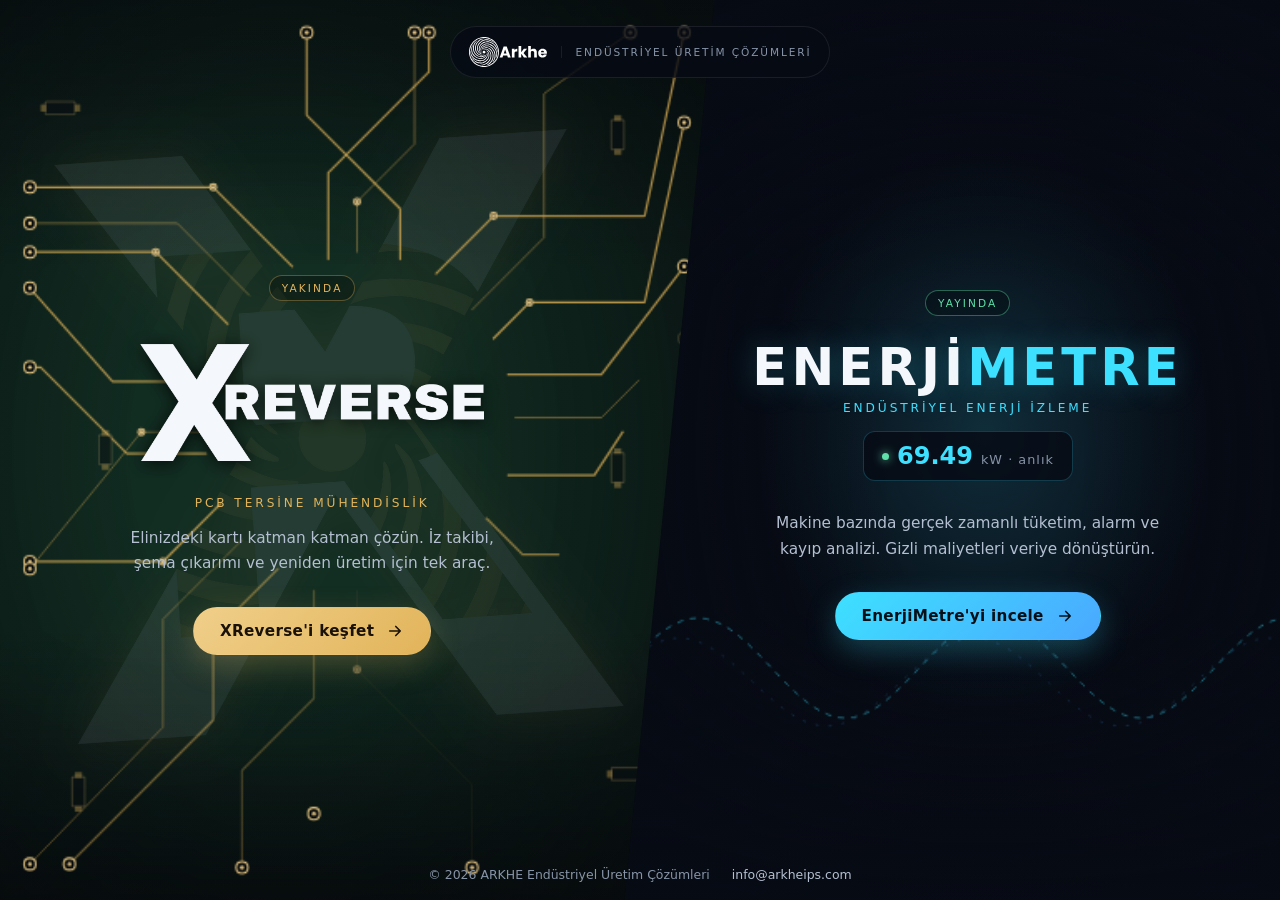
<file: index.html>
<!DOCTYPE html>
<html lang="tr">
  <head>
    <meta charset="utf-8" />
    <meta name="viewport" content="width=device-width, initial-scale=1" />
    <title>ARKHE Endüstriyel Üretim Çözümleri</title>
    <meta
      name="description"
      content="ARKHE Endüstriyel Üretim Çözümleri. XReverse ile PCB tersine mühendislik, EnerjiMetre ile makine bazında enerji izleme."
    />
    <link rel="icon" href="assets/images/arkhe-logo.svg" type="image/svg+xml" />
    <link rel="canonical" href="https://arkheips.com/" />
    <meta property="og:type" content="website" />
    <meta property="og:title" content="ARKHE Endüstriyel Üretim Çözümleri" />
    <meta property="og:description" content="XReverse ve EnerjiMetre. Üretim sahası için tersine mühendislik ve enerji izleme." />
    <meta property="og:url" content="https://arkheips.com/" />
    <link rel="preload" as="image" href="assets/images/xreverse-mark.png" />
    <link rel="stylesheet" href="style.css?v=6" />
  </head>

  <body>
    <div class="gate">
      <header class="brand-bar">
        <a class="brand" href="./" aria-label="ARKHE ana sayfa">
          <img src="assets/images/arkhe-wordmark.svg" alt="ARKHE" />
          <span class="brand-tag">Endüstriyel Üretim Çözümleri</span>
        </a>
      </header>

      <h1 class="sr-only">ARKHE Endüstriyel Üretim Çözümleri: XReverse ve EnerjiMetre</h1>

      <main class="split" aria-label="Ürünler">
        <!-- ================= XREVERSE ================= -->
        <a class="pane pane-xr" href="xreverse/" aria-label="XReverse: PCB tersine mühendislik">
          <div class="pane-bg">
            <video
              class="bg-video"
              muted
              loop
              playsinline
              preload="none"
              data-src="assets/media/xreverse_bg.bin"
              controlsList="nodownload"
              disablePictureInPicture
              disableRemotePlayback
              aria-hidden="true"
            ></video>
          </div>
          <div class="pane-tint"></div>
          <div class="pane-grid"></div>
          <!--PCB_START-->
<canvas class="pcb" aria-hidden="true"></canvas>
<script type="application/json" id="pcb-data">[[[576,464],[672,464],[728,408],[764,408]],[[568,528],[664,528],[764,376]],[[544,576],[584,616],[672,616],[764,760]],[[528,600],[568,640],[764,640]],[[496,624],[552,680],[764,680]],[[440,656],[440,712],[352,800],[352,904]],[[400,656],[400,744],[528,872],[528,964]],[[352,656],[352,776],[272,856],[272,964]],[[312,632],[240,704],[240,800],[80,960]],[[272,600],[184,688],[184,808],[36,960]],[[248,560],[184,624],[36,624]],[[232,504],[144,504],[48,408],[36,408]],[[224,480],[160,480],[36,632]],[[232,424],[128,424],[36,320]],[[256,360],[176,280],[36,280]],[[280,328],[200,248],[36,248]],[[328,296],[240,208],[36,208]],[[368,288],[368,192],[480,80],[480,36]],[[400,280],[400,224],[464,160],[464,36]],[[448,288],[448,232],[344,128],[344,36]],[[488,304],[552,240],[720,240],[764,36]],[[528,344],[608,264],[608,104],[704,36]],[[552,376],[592,336],[720,336],[764,136]],[[568,416],[672,416],[764,296]]]</script>
<!--PCB_END-->
          <img class="xr-watermark" src="assets/images/xreverse-mark.png" alt="" width="1080" height="1133" aria-hidden="true" />
          <div class="pane-content">
            <span class="pane-badge">Yakında</span>
            <img class="xr-wordmark" src="assets/images/xreverse-wordmark.png" alt="XReverse" width="1320" height="526" />
            <p class="pane-sub">PCB Tersine Mühendislik</p>
            <p class="pane-desc">
              Elinizdeki kartı katman katman çözün. İz takibi, şema çıkarımı ve yeniden
              üretim için tek araç.
            </p>
            <span class="pane-cta">
              XReverse'i keşfet
              <svg viewBox="0 0 24 24" fill="none" stroke="currentColor" stroke-width="2.2" aria-hidden="true">
                <path d="M5 12h14M13 6l6 6-6 6" stroke-linecap="round" stroke-linejoin="round" />
              </svg>
            </span>
          </div>
        </a>

        <!-- ================= ENERJIMETRE ================= -->
        <a class="pane pane-em" href="energymeter/" aria-label="EnerjiMetre: endüstriyel enerji izleme">
          <div class="pane-bg">
            <video
              class="bg-video"
              muted
              loop
              playsinline
              preload="none"
              data-src="assets/media/energymeter_bg.bin"
              controlsList="nodownload"
              disablePictureInPicture
              disableRemotePlayback
              aria-hidden="true"
            ></video>
          </div>
          <div class="pane-tint"></div>
          <div class="pane-grid"></div>
          <canvas class="wave" aria-hidden="true"></canvas>
          <div class="pane-content">
            <span class="pane-badge">Yayında</span>
            <h2 class="em-title">Enerji<span>Metre</span></h2>
            <p class="pane-sub">Endüstriyel Enerji İzleme</p>
            <div class="live-chip" aria-hidden="true">
              <span class="dot"></span>
              <span class="val" id="live-kw">68.40</span>
              <span class="unit">kW · anlık</span>
            </div>
            <p class="pane-desc">
              Makine bazında gerçek zamanlı tüketim, alarm ve kayıp analizi. Gizli
              maliyetleri veriye dönüştürün.
            </p>
            <span class="pane-cta">
              EnerjiMetre'yi incele
              <svg viewBox="0 0 24 24" fill="none" stroke="currentColor" stroke-width="2.2" aria-hidden="true">
                <path d="M5 12h14M13 6l6 6-6 6" stroke-linecap="round" stroke-linejoin="round" />
              </svg>
            </span>
          </div>
        </a>
      </main>

      <footer class="gate-foot">
        <span>© <span id="year">2026</span> ARKHE Endüstriyel Üretim Çözümleri</span>
        <a href="mailto:info@arkheips.com">info@arkheips.com</a>
      </footer>
    </div>

    <script src="script.js?v=4"></script>
  </body>
</html>
</file>
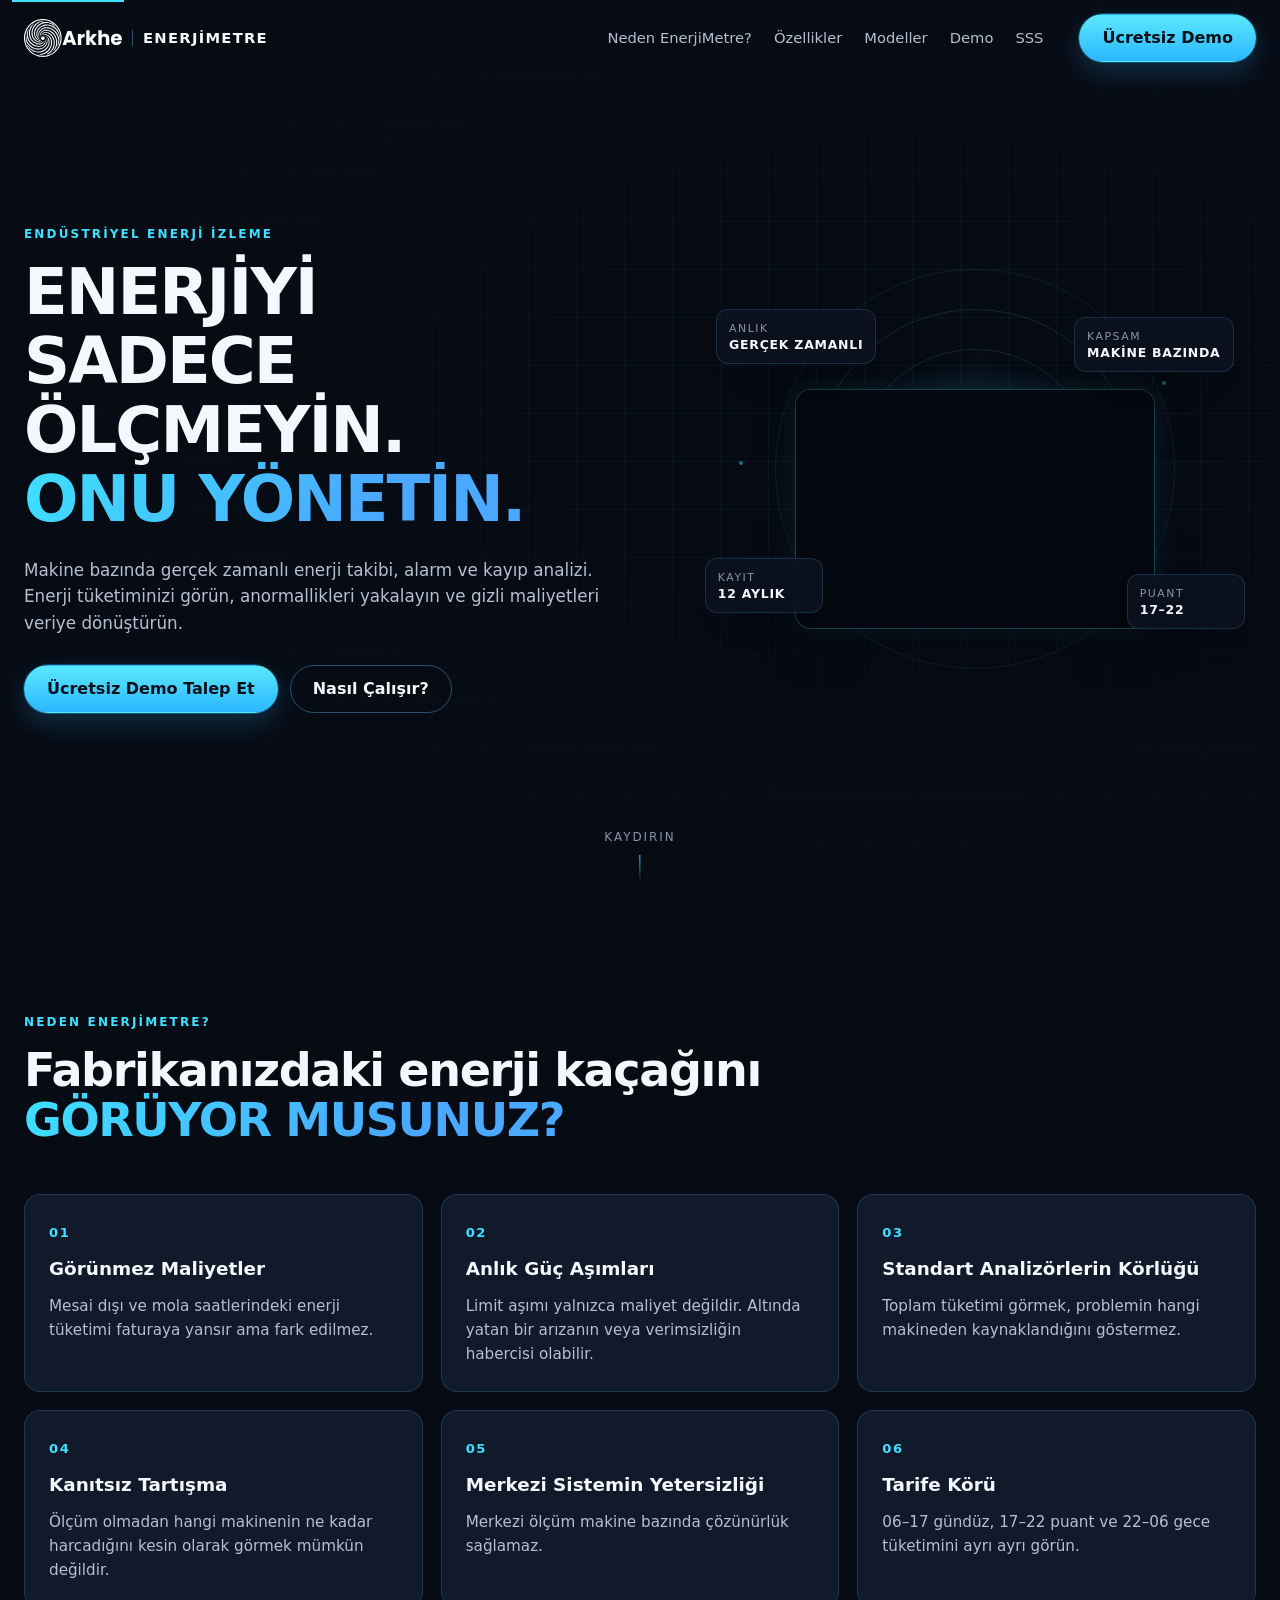
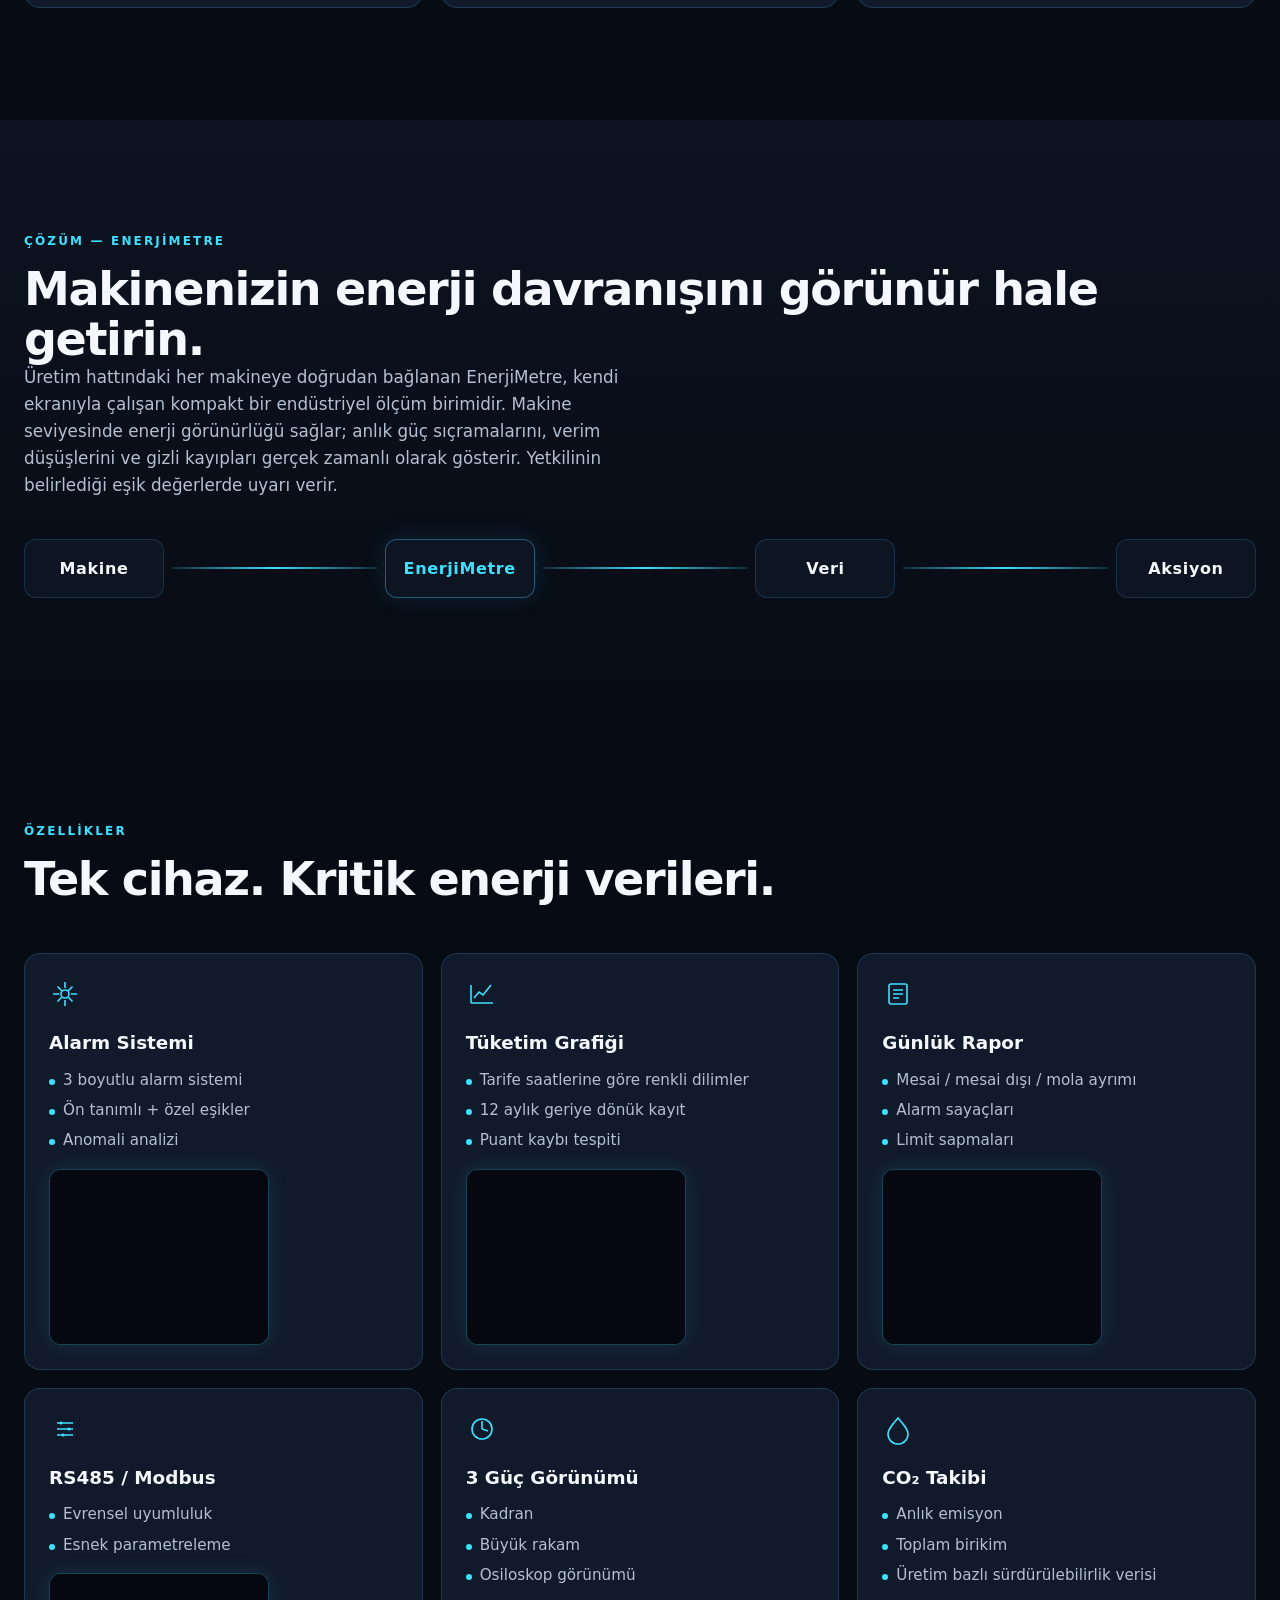
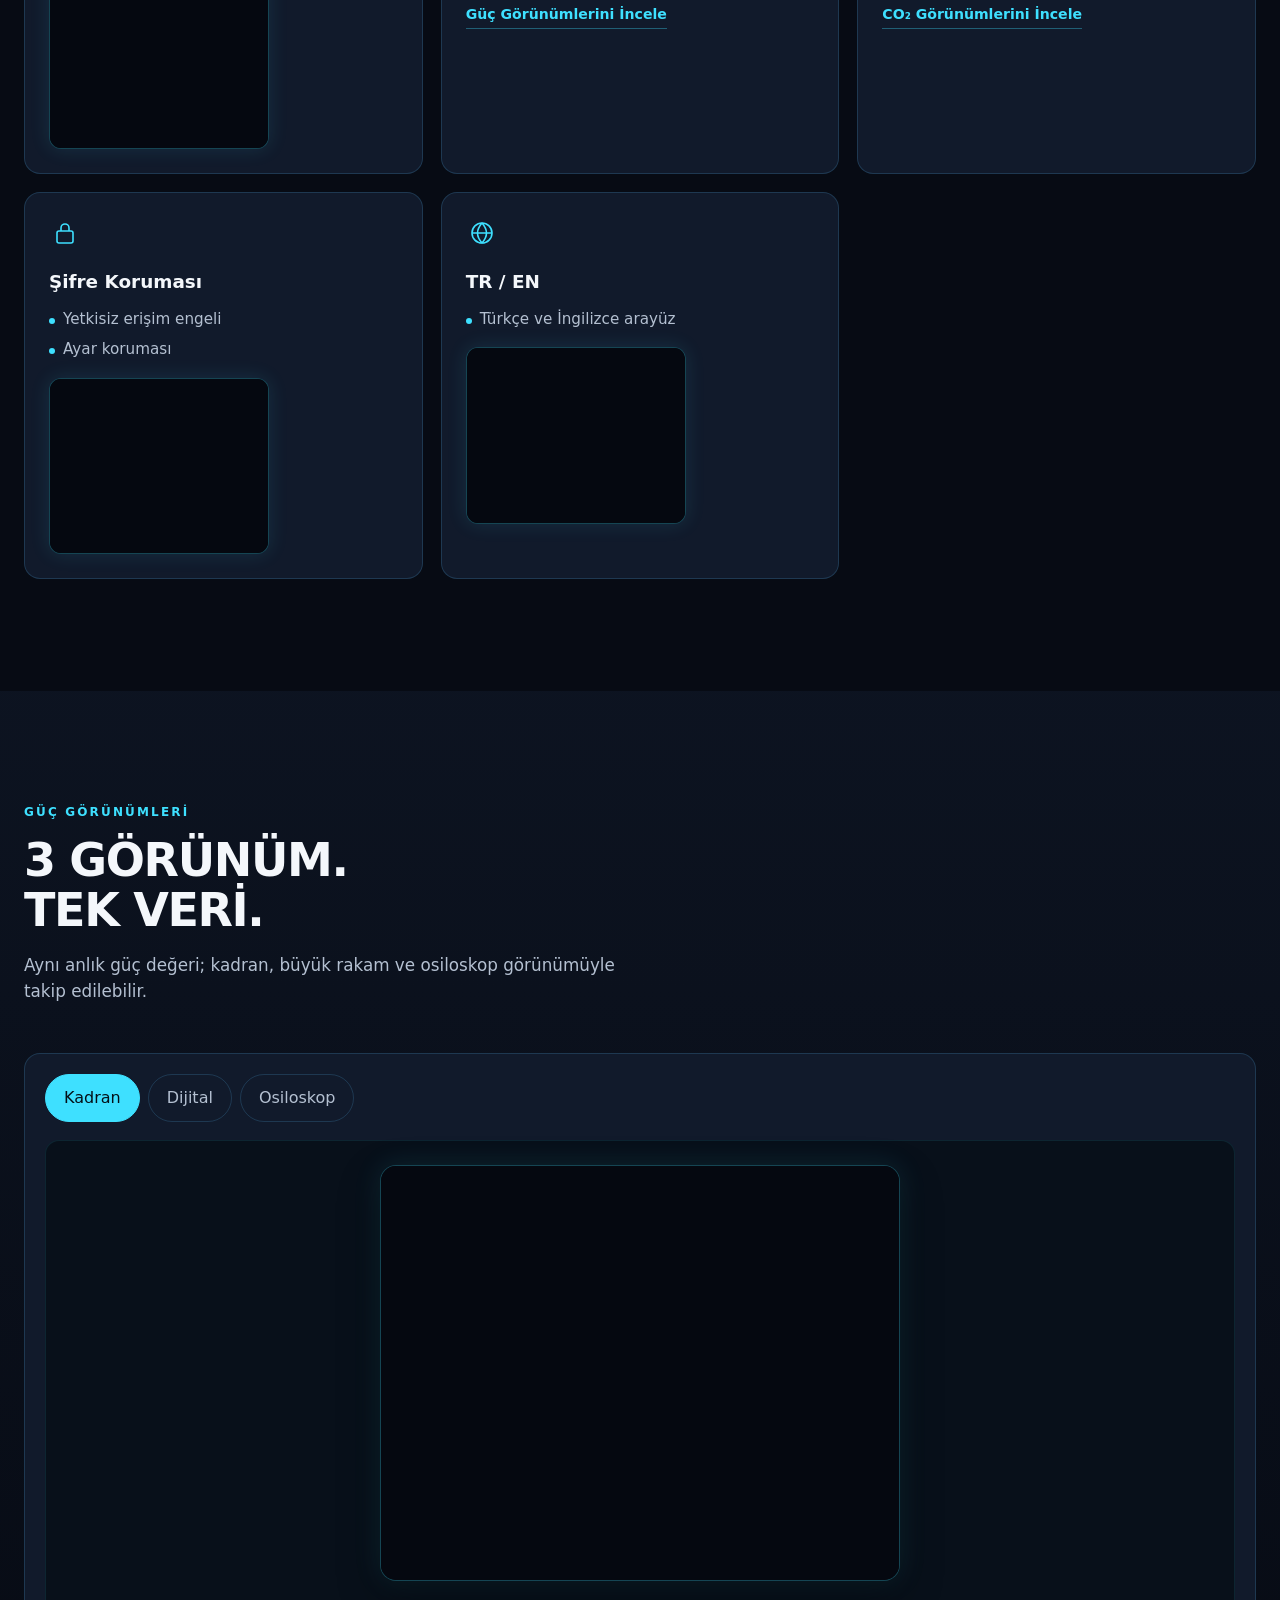
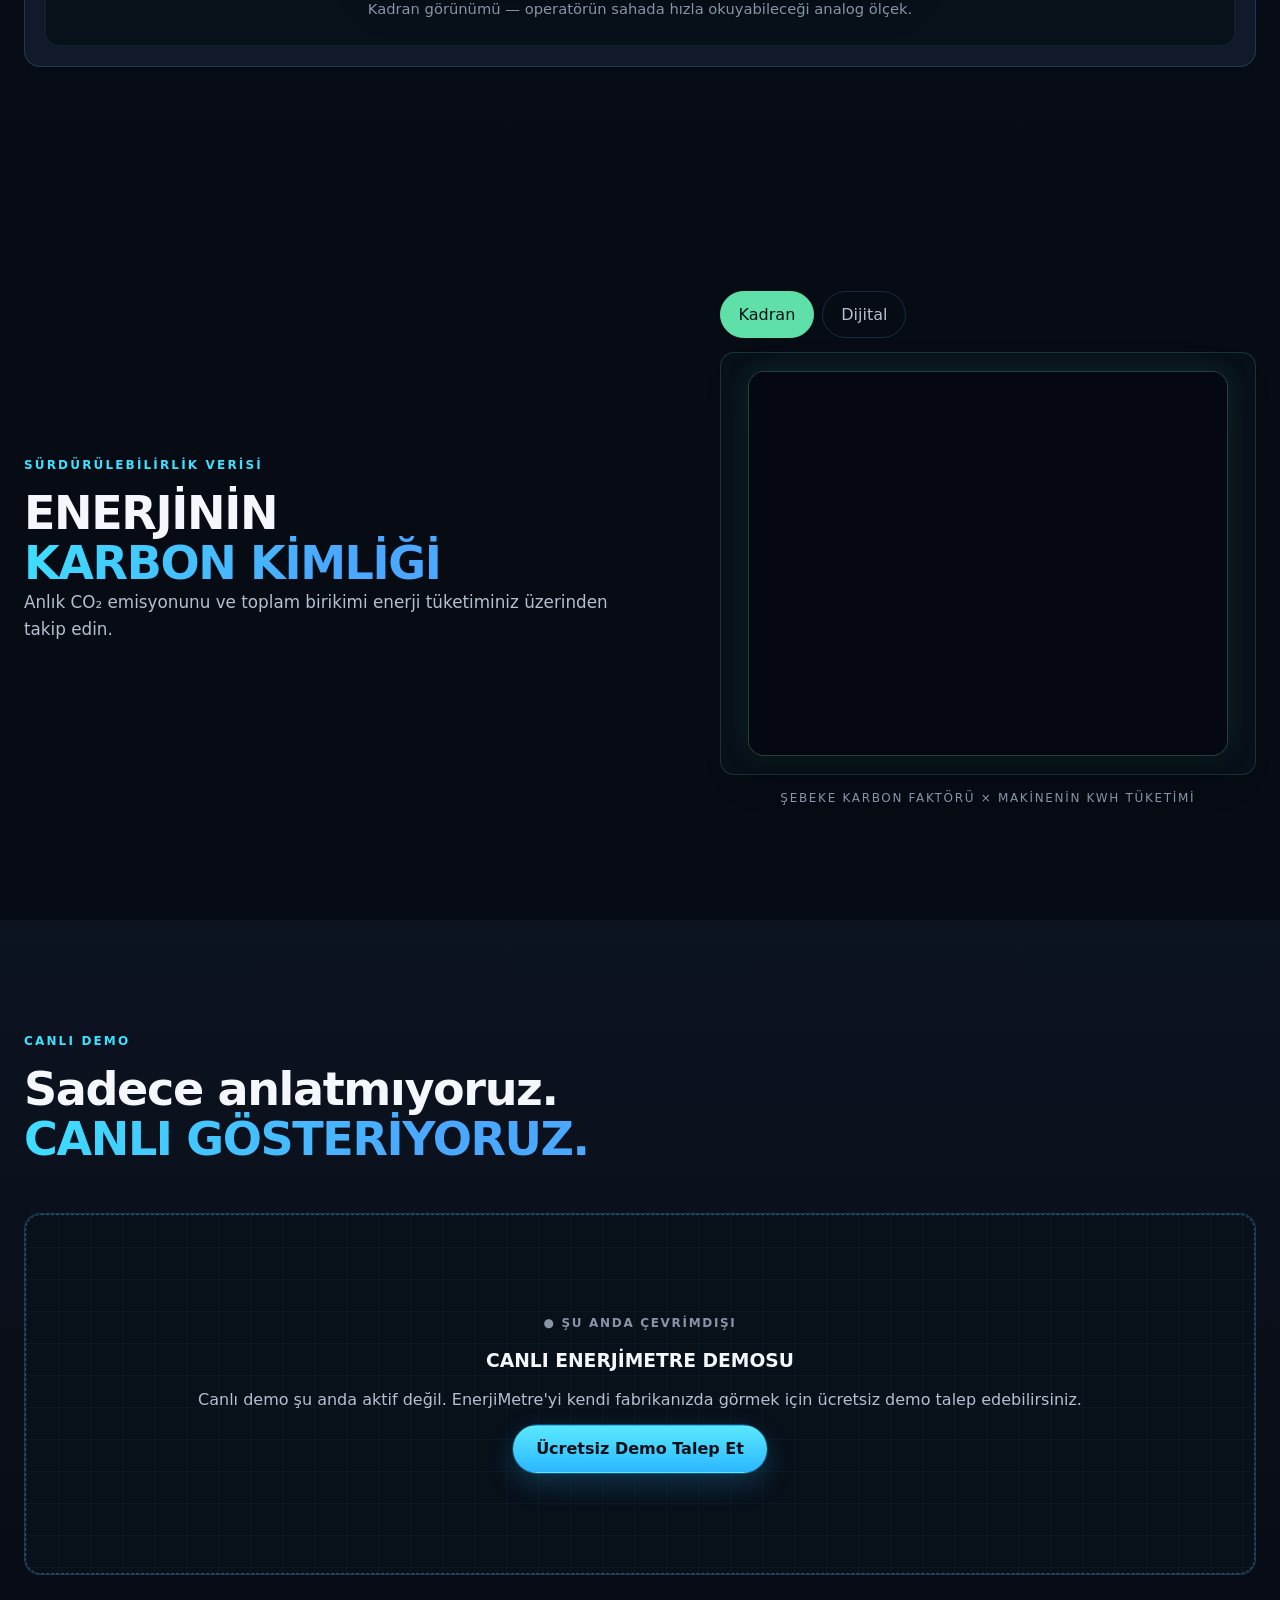
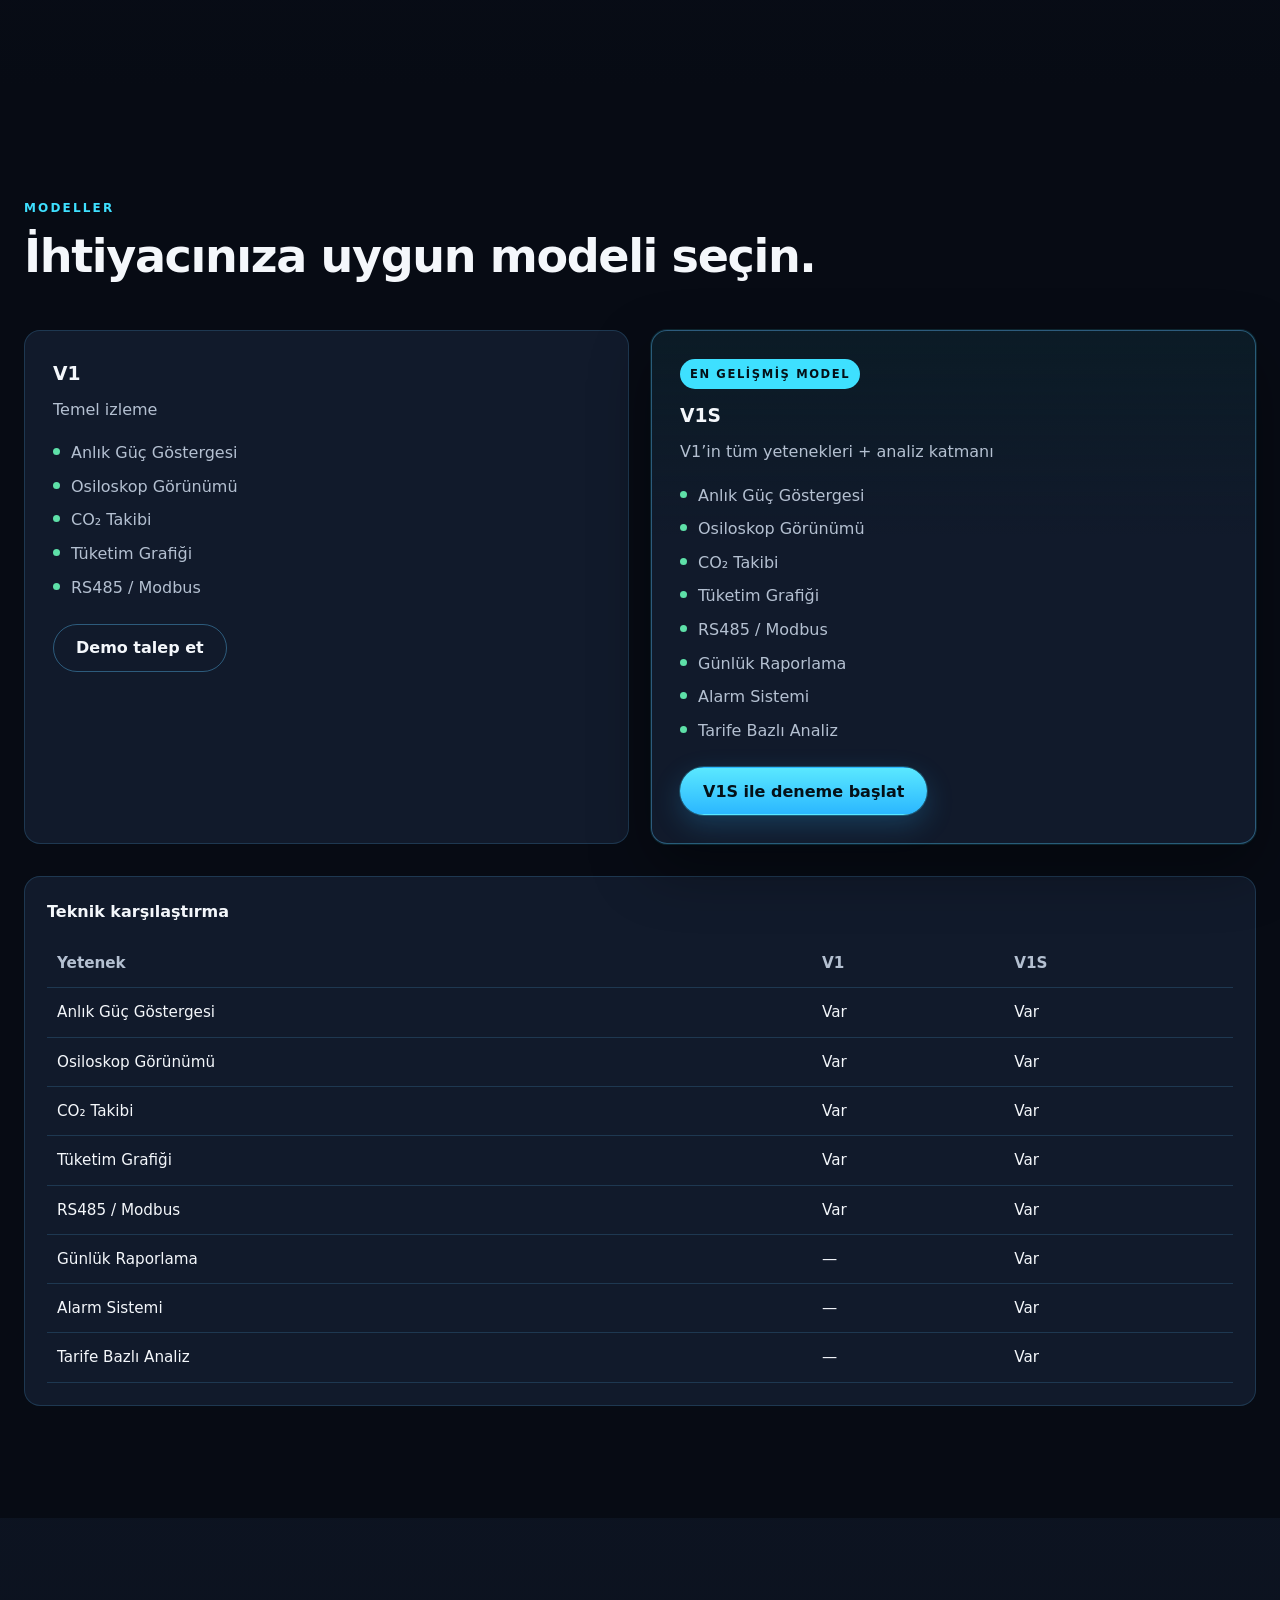
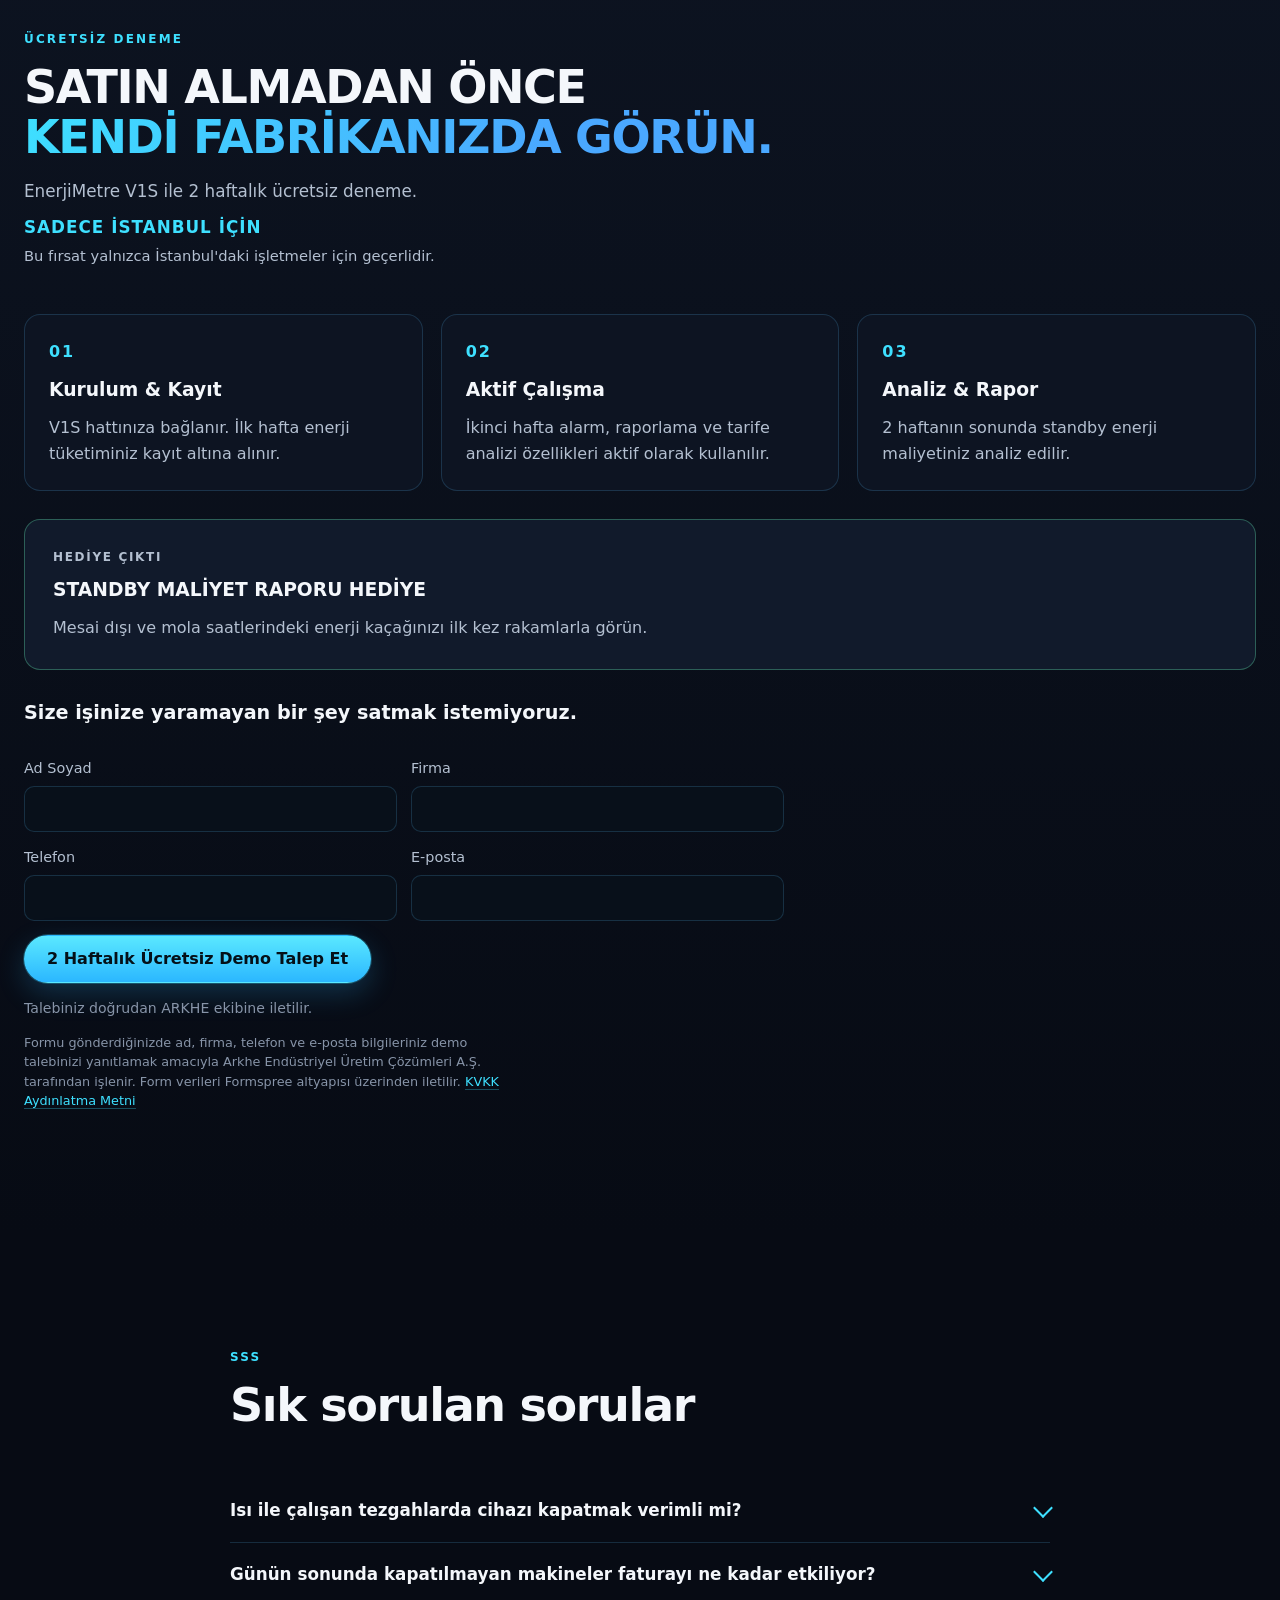
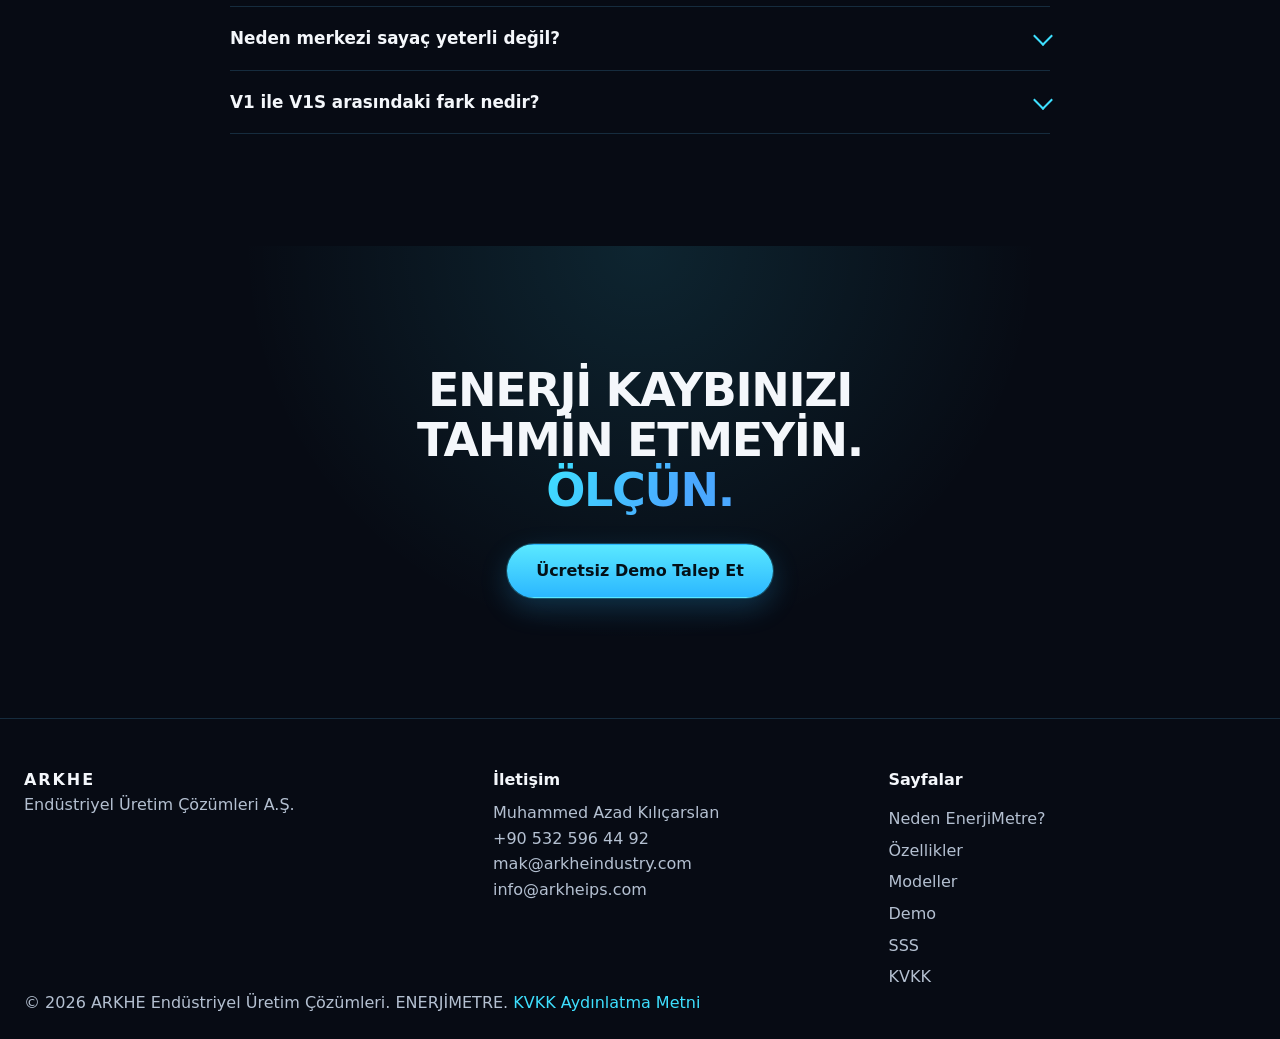
<file: energymeter/index.html>
<!DOCTYPE html>
<html lang="tr">
  <head>
    <meta charset="UTF-8" />
    <meta name="viewport" content="width=device-width, initial-scale=1.0" />
    <meta
      name="description"
      content="EnerjiMetre — ARKHE Endüstriyel Üretim Çözümleri'nin makine bazında gerçek zamanlı enerji izleme ürünü. Güç, tarife, alarm ve CO₂ verisini görünür hale getirin."
    />
    <title>ENERJİMETRE | ARKHE Endüstriyel Üretim Çözümleri</title>
    <link rel="icon" href="assets/images/arkhe-logo.svg" type="image/svg+xml" />
    <link rel="canonical" href="https://arkheips.com/energymeter/" />
    <link rel="stylesheet" href="style.css?v=3" />
    <meta property="og:type" content="website" />
    <meta property="og:url" content="https://arkheips.com/energymeter/" />
    <meta property="og:title" content="EnerjiMetre | Endüstriyel Enerji İzleme" />
    <meta
      property="og:description"
      content="Makine bazında gerçek zamanlı enerji takibi, alarm, raporlama ve kayıp analizi için EnerjiMetre."
    />
    <meta name="twitter:card" content="summary" />
    <meta name="twitter:title" content="EnerjiMetre | Endüstriyel Enerji İzleme" />
    <meta
      name="twitter:description"
      content="Makine bazında gerçek zamanlı enerji takibi, alarm, raporlama ve kayıp analizi için EnerjiMetre."
    />
  </head>
  <body>
    <a class="skip-link" href="#ana-icerik">İçeriğe geç</a>

    <!-- NAVIGATION -->
    <header class="site-header" id="site-header">
      <div class="nav-inner">
        <a class="wordmark" href="../" aria-label="ARKHE ana sayfasına dön" title="ARKHE ana sayfasına dön">
          <img class="wordmark-symbol" src="assets/images/arkhe-wordmark.svg" alt="ARKHE logosu" />
          <span class="wordmark-divider" aria-hidden="true"></span>
          <span class="wordmark-product">ENERJİMETRE</span>
        </a>

        <nav class="nav-desktop" aria-label="Ana menü">
          <a href="#neden">Neden EnerjiMetre?</a>
          <a href="#ozellikler">Özellikler</a>
          <a href="#modeller">Modeller</a>
          <a href="#demo">Demo</a>
          <a href="#sss">SSS</a>
        </nav>

        <a class="btn btn-cta" href="#demo">Ücretsiz Demo</a>

        <button
          class="menu-toggle"
          type="button"
          aria-expanded="false"
          aria-controls="mobile-menu"
          aria-label="Menüyü aç"
        >
          <span></span>
          <span></span>
          <span></span>
        </button>
      </div>

      <nav class="nav-mobile" id="mobile-menu" hidden>
        <a href="#neden">Neden EnerjiMetre?</a>
        <a href="#ozellikler">Özellikler</a>
        <a href="#modeller">Modeller</a>
        <a href="#demo">Demo</a>
        <a href="#sss">SSS</a>
        <a class="btn btn-cta" href="#demo">Ücretsiz Demo</a>
      </nav>
    </header>

    <main id="ana-icerik">
      <!-- HERO -->
      <section class="hero" id="hero">
        <div class="hero-grid-bg" aria-hidden="true"></div>
        <div class="container hero-layout">
          <div class="hero-copy">
            <p class="eyebrow">Endüstriyel enerji izleme</p>
            <h1>
              ENERJİYİ<br />
              SADECE ÖLÇMEYİN.<br />
              <span class="accent-text">ONU YÖNETİN.</span>
            </h1>
            <p class="lede">
              Makine bazında gerçek zamanlı enerji takibi, alarm ve kayıp analizi.
              Enerji tüketiminizi görün, anormallikleri yakalayın ve gizli maliyetleri
              veriye dönüştürün.
            </p>
            <div class="hero-actions">
              <a class="btn btn-cta" href="#demo">Ücretsiz Demo Talep Et</a>
              <a class="btn btn-ghost" href="#cozum">Nasıl Çalışır?</a>
            </div>
          </div>

          <div class="hero-visual" aria-hidden="false">
            <div class="orbit orbit-1" aria-hidden="true"></div>
            <div class="orbit orbit-2" aria-hidden="true"></div>
            <div class="orbit orbit-3" aria-hidden="true"></div>
            <div class="particles" aria-hidden="true">
              <span></span><span></span><span></span><span></span><span></span>
            </div>

            <article class="float-card float-live">
              <span class="float-label">ANLIK</span>
              <strong>GERÇEK ZAMANLI</strong>
            </article>
            <article class="float-card float-co2">
              <span class="float-label">KAPSAM</span>
              <strong>MAKİNE BAZINDA</strong>
            </article>
            <article class="float-card float-status">
              <span class="float-label">KAYIT</span>
              <strong>12 AYLIK</strong>
            </article>
            <article class="float-card float-puant">
              <span class="float-label">PUANT</span>
              <strong>17–22</strong>
            </article>

            <div class="device">
              <video
                class="hero-product-video"
                autoplay
                muted
                loop
                playsinline
                aria-label="EnerjiMetre cihaz görüntüsü"
                data-src="assets/media/01_ana_ekran.bin"
                controlsList="nodownload"
                disablePictureInPicture
                disableRemotePlayback
              >
              </video>
            </div>
          </div>
        </div>
        <a class="scroll-cue" href="#neden">
          <span>Kaydırın</span>
          <span class="scroll-line"></span>
        </a>
      </section>

      <!-- PROBLEM -->
      <section class="section" id="neden">
        <div class="container">
          <header class="section-head reveal">
            <p class="eyebrow">Neden EnerjiMetre?</p>
            <h2>Fabrikanızdaki enerji kaçağını<br /><span class="accent-text">GÖRÜYOR MUSUNUZ?</span></h2>
          </header>
          <div class="problem-grid">
            <article class="problem-card reveal">
              <span class="card-index">01</span>
              <h3>Görünmez Maliyetler</h3>
              <p>Mesai dışı ve mola saatlerindeki enerji tüketimi faturaya yansır ama fark edilmez.</p>
            </article>
            <article class="problem-card reveal">
              <span class="card-index">02</span>
              <h3>Anlık Güç Aşımları</h3>
              <p>Limit aşımı yalnızca maliyet değildir. Altında yatan bir arızanın veya verimsizliğin habercisi olabilir.</p>
            </article>
            <article class="problem-card reveal">
              <span class="card-index">03</span>
              <h3>Standart Analizörlerin Körlüğü</h3>
              <p>Toplam tüketimi görmek, problemin hangi makineden kaynaklandığını göstermez.</p>
            </article>
            <article class="problem-card reveal">
              <span class="card-index">04</span>
              <h3>Kanıtsız Tartışma</h3>
              <p>Ölçüm olmadan hangi makinenin ne kadar harcadığını kesin olarak görmek mümkün değildir.</p>
            </article>
            <article class="problem-card reveal">
              <span class="card-index">05</span>
              <h3>Merkezi Sistemin Yetersizliği</h3>
              <p>Merkezi ölçüm makine bazında çözünürlük sağlamaz.</p>
            </article>
            <article class="problem-card reveal">
              <span class="card-index">06</span>
              <h3>Tarife Körü</h3>
              <p>06–17 gündüz, 17–22 puant ve 22–06 gece tüketimini ayrı ayrı görün.</p>
            </article>
          </div>
        </div>
      </section>

      <!-- SOLUTION -->
      <section class="section section-alt" id="cozum">
        <div class="container solution-layout">
          <div class="reveal">
            <p class="eyebrow">Çözüm — EnerjiMetre</p>
            <h2>Makinenizin enerji davranışını görünür hale getirin.</h2>
            <p class="section-copy">
              Üretim hattındaki her makineye doğrudan bağlanan EnerjiMetre, kendi ekranıyla çalışan
              kompakt bir endüstriyel ölçüm birimidir. Makine seviyesinde enerji görünürlüğü sağlar;
              anlık güç sıçramalarını, verim düşüşlerini ve gizli kayıpları gerçek zamanlı olarak
              gösterir. Yetkilinin belirlediği eşik değerlerde uyarı verir.
            </p>
          </div>
          <ol class="energy-flow reveal" aria-label="Enerji veri akışı">
            <li>
              <span class="flow-node">Makine</span>
            </li>
            <li class="flow-connector" aria-hidden="true"><span></span></li>
            <li>
              <span class="flow-node flow-node-core">EnerjiMetre</span>
            </li>
            <li class="flow-connector" aria-hidden="true"><span></span></li>
            <li>
              <span class="flow-node">Veri</span>
            </li>
            <li class="flow-connector" aria-hidden="true"><span></span></li>
            <li>
              <span class="flow-node">Aksiyon</span>
            </li>
          </ol>
        </div>
      </section>

      <!-- FEATURES -->
      <section class="section" id="ozellikler">
        <div class="container">
          <header class="section-head reveal">
            <p class="eyebrow">Özellikler</p>
            <h2>Tek cihaz. Kritik enerji verileri.</h2>
          </header>
          <div class="feature-grid">
            <article class="feature-card reveal">
              <div class="icon-wrap" aria-hidden="true">
                <svg viewBox="0 0 32 32"><path d="M16 4v6M16 22v6M8.5 8.5l4.2 4.2M19.3 19.3l4.2 4.2M4 16h6M22 16h6M8.5 23.5l4.2-4.2M19.3 12.7l4.2-4.2" fill="none" stroke="currentColor" stroke-width="1.6"/><circle cx="16" cy="16" r="4" fill="none" stroke="currentColor" stroke-width="1.6"/></svg>
              </div>
              <h3>Alarm Sistemi</h3>
              <ul>
                <li>3 boyutlu alarm sistemi</li>
                <li>Ön tanımlı + özel eşikler</li>
                <li>Anomali analizi</li>
              </ul>
              <div class="feature-media">
                <video
                  class="feature-video"
                  preload="metadata"
                  muted
                  loop
                  playsinline
                  aria-label="EnerjiMetre alarm sistemi ekranı"
                data-src="assets/media/09_alarm.bin"
                controlsList="nodownload"
                disablePictureInPicture
                disableRemotePlayback
              >
                </video>
              </div>
            </article>
            <article class="feature-card reveal">
              <div class="icon-wrap" aria-hidden="true">
                <svg viewBox="0 0 32 32"><path d="M5 25V7M5 25h22" fill="none" stroke="currentColor" stroke-width="1.6"/><path d="M8 20l5-6 4 3 8-10" fill="none" stroke="currentColor" stroke-width="1.6"/></svg>
              </div>
              <h3>Tüketim Grafiği</h3>
              <ul>
                <li>Tarife saatlerine göre renkli dilimler</li>
                <li>12 aylık geriye dönük kayıt</li>
                <li>Puant kaybı tespiti</li>
              </ul>
              <div class="feature-media">
                <video
                  class="feature-video"
                  preload="metadata"
                  muted
                  loop
                  playsinline
                  aria-label="EnerjiMetre tüketim grafiği ekranı"
                data-src="assets/media/07_barchart.bin"
                controlsList="nodownload"
                disablePictureInPicture
                disableRemotePlayback
              >
                </video>
              </div>
            </article>
            <article class="feature-card reveal">
              <div class="icon-wrap" aria-hidden="true">
                <svg viewBox="0 0 32 32"><rect x="7" y="6" width="18" height="20" rx="2" fill="none" stroke="currentColor" stroke-width="1.6"/><path d="M11 12h10M11 16h10M11 20h6" fill="none" stroke="currentColor" stroke-width="1.6"/></svg>
              </div>
              <h3>Günlük Rapor</h3>
              <ul>
                <li>Mesai / mesai dışı / mola ayrımı</li>
                <li>Alarm sayaçları</li>
                <li>Limit sapmaları</li>
              </ul>
              <div class="feature-media">
                <video
                  class="feature-video"
                  preload="metadata"
                  muted
                  loop
                  playsinline
                  aria-label="EnerjiMetre günlük rapor ekranı"
                data-src="assets/media/08_gunluk_rapor.bin"
                controlsList="nodownload"
                disablePictureInPicture
                disableRemotePlayback
              >
                </video>
              </div>
            </article>
            <article class="feature-card reveal">
              <div class="icon-wrap" aria-hidden="true">
                <svg viewBox="0 0 32 32"><path d="M8 10h16M8 16h16M8 22h16" fill="none" stroke="currentColor" stroke-width="1.6"/><circle cx="12" cy="10" r="1.6" fill="currentColor"/><circle cx="20" cy="16" r="1.6" fill="currentColor"/><circle cx="14" cy="22" r="1.6" fill="currentColor"/></svg>
              </div>
              <h3>RS485 / Modbus</h3>
              <ul>
                <li>Evrensel uyumluluk</li>
                <li>Esnek parametreleme</li>
              </ul>
              <div class="feature-media">
                <video
                  class="feature-video"
                  preload="metadata"
                  muted
                  loop
                  playsinline
                  aria-label="EnerjiMetre RS485 Modbus ayar ekranı"
                data-src="assets/media/10_rs485.bin"
                controlsList="nodownload"
                disablePictureInPicture
                disableRemotePlayback
              >
                </video>
              </div>
            </article>
            <article class="feature-card reveal">
              <div class="icon-wrap" aria-hidden="true">
                <svg viewBox="0 0 32 32"><circle cx="16" cy="16" r="10" fill="none" stroke="currentColor" stroke-width="1.6"/><path d="M16 16 L16 8" fill="none" stroke="currentColor" stroke-width="1.6"/><path d="M16 16 L22 18" fill="none" stroke="currentColor" stroke-width="1.6"/></svg>
              </div>
              <h3>3 Güç Görünümü</h3>
              <ul>
                <li>Kadran</li>
                <li>Büyük rakam</li>
                <li>Osiloskop görünümü</li>
              </ul>
              <a class="feature-link" href="#gorunumler">Güç Görünümlerini İncele</a>
            </article>
            <article class="feature-card reveal">
              <div class="icon-wrap" aria-hidden="true">
                <svg viewBox="0 0 32 32"><path d="M16 5c6 7 10 11 10 16a10 10 0 1 1-20 0c0-5 4-9 10-16z" fill="none" stroke="currentColor" stroke-width="1.6"/></svg>
              </div>
              <h3>CO₂ Takibi</h3>
              <ul>
                <li>Anlık emisyon</li>
                <li>Toplam birikim</li>
                <li>Üretim bazlı sürdürülebilirlik verisi</li>
              </ul>
              <a class="feature-link" href="#karbon">CO₂ Görünümlerini İncele</a>
            </article>
            <article class="feature-card reveal">
              <div class="icon-wrap" aria-hidden="true">
                <svg viewBox="0 0 32 32"><rect x="8" y="14" width="16" height="12" rx="2" fill="none" stroke="currentColor" stroke-width="1.6"/><path d="M12 14V11a4 4 0 0 1 8 0v3" fill="none" stroke="currentColor" stroke-width="1.6"/></svg>
              </div>
              <h3>Şifre Koruması</h3>
              <ul>
                <li>Yetkisiz erişim engeli</li>
                <li>Ayar koruması</li>
              </ul>
              <div class="feature-media">
                <video
                  class="feature-video"
                  preload="metadata"
                  muted
                  loop
                  playsinline
                  aria-label="EnerjiMetre şifre koruması ekranı"
                data-src="assets/media/11_sifre.bin"
                controlsList="nodownload"
                disablePictureInPicture
                disableRemotePlayback
              >
                </video>
              </div>
            </article>
            <article class="feature-card reveal">
              <div class="icon-wrap" aria-hidden="true">
                <svg viewBox="0 0 32 32"><circle cx="16" cy="16" r="10" fill="none" stroke="currentColor" stroke-width="1.6"/><path d="M16 6c3 3.5 4.5 7 4.5 10S19 22.5 16 26M16 6c-3 3.5-4.5 7-4.5 10S13 22.5 16 26M6 16h20" fill="none" stroke="currentColor" stroke-width="1.6"/></svg>
              </div>
              <h3>TR / EN</h3>
              <ul>
                <li>Türkçe ve İngilizce arayüz</li>
              </ul>
              <div class="feature-media">
                <video
                  class="feature-video"
                  preload="metadata"
                  muted
                  loop
                  playsinline
                  aria-label="EnerjiMetre Türkçe İngilizce dil seçimi"
                data-src="assets/media/12_dil.bin"
                controlsList="nodownload"
                disablePictureInPicture
                disableRemotePlayback
              >
                </video>
              </div>
            </article>
          </div>
        </div>
      </section>

      <!-- POWER VIEWS -->
      <section class="section section-alt" id="gorunumler">
        <div class="container">
          <header class="section-head reveal">
            <p class="eyebrow">Güç görünümleri</p>
            <h2>3 GÖRÜNÜM.<br />TEK VERİ.</h2>
            <p class="section-copy">
              Aynı anlık güç değeri; kadran, büyük rakam ve osiloskop görünümüyle takip edilebilir.
            </p>
          </header>

          <div class="view-panel reveal">
            <div class="view-tabs" role="tablist" aria-label="Güç görünümleri">
              <button class="tab-btn is-active" type="button" role="tab" aria-selected="true" aria-controls="view-kadran" id="tab-kadran" data-view="kadran">Kadran</button>
              <button class="tab-btn" type="button" role="tab" aria-selected="false" aria-controls="view-dijital" id="tab-dijital" data-view="dijital">Dijital</button>
              <button class="tab-btn" type="button" role="tab" aria-selected="false" aria-controls="view-osiloskop" id="tab-osiloskop" data-view="osiloskop">Osiloskop</button>
            </div>

            <div class="view-stage">
              <div class="view-pane is-active" id="view-kadran" role="tabpanel" aria-labelledby="tab-kadran">
                <div class="view-video-frame">
                  <video
                    class="view-video"
                    data-view="kadran"
                    preload="metadata"
                    muted
                    loop
                    playsinline
                    aria-label="EnerjiMetre kadran görünümü"
                data-src="assets/media/02_power_gauge.bin"
                controlsList="nodownload"
                disablePictureInPicture
                disableRemotePlayback
              >
                  </video>
                </div>
                <p class="view-caption">Kadran görünümü — operatörün sahada hızla okuyabileceği analog ölçek.</p>
              </div>

              <div class="view-pane" id="view-dijital" role="tabpanel" aria-labelledby="tab-dijital" hidden>
                <div class="view-video-frame">
                  <video
                    class="view-video"
                    data-view="dijital"
                    preload="metadata"
                    muted
                    loop
                    playsinline
                    aria-label="EnerjiMetre dijital güç görünümü"
                data-src="assets/media/03_power_big.bin"
                controlsList="nodownload"
                disablePictureInPicture
                disableRemotePlayback
              >
                  </video>
                </div>
                <p class="view-caption">Dijital görünüm — aynı değeri büyük rakamla, uzaktan okunabilir sunar.</p>
              </div>

              <div class="view-pane" id="view-osiloskop" role="tabpanel" aria-labelledby="tab-osiloskop" hidden>
                <div class="view-video-frame">
                  <video
                    class="view-video"
                    data-view="osiloskop"
                    preload="metadata"
                    muted
                    loop
                    playsinline
                    aria-label="EnerjiMetre osiloskop görünümü"
                data-src="assets/media/04_power_osiloskop.bin"
                controlsList="nodownload"
                disablePictureInPicture
                disableRemotePlayback
              >
                  </video>
                </div>
                <p class="view-caption">Osiloskop görünümü — anlık güç değişimini dalga formu olarak izleyin.</p>
              </div>
            </div>
          </div>
        </div>
      </section>

      <!-- CO2 -->
      <section class="section co2-section" id="karbon">
        <div class="container co2-layout">
          <div class="reveal">
            <p class="eyebrow">Sürdürülebilirlik verisi</p>
            <h2>ENERJİNİN<br /><span class="accent-text">KARBON KİMLİĞİ</span></h2>
            <p class="section-copy">
              Anlık CO₂ emisyonunu ve toplam birikimi enerji tüketiminiz üzerinden takip edin.
            </p>
          </div>
          <div class="co2-view reveal">
            <div class="co2-tabs" role="tablist" aria-label="CO₂ görünümleri">
              <button class="co2-tab is-active" type="button" role="tab" aria-selected="true" aria-controls="co2-pane-kadran" id="co2-tab-kadran" data-co2-view="kadran">Kadran</button>
              <button class="co2-tab" type="button" role="tab" aria-selected="false" aria-controls="co2-pane-dijital" id="co2-tab-dijital" data-co2-view="dijital">Dijital</button>
            </div>
            <div class="co2-stage">
              <div class="co2-pane is-active" id="co2-pane-kadran" role="tabpanel" aria-labelledby="co2-tab-kadran">
                <div class="co2-video-frame">
                  <video
                    class="co2-video"
                    data-co2-view="kadran"
                    preload="metadata"
                    muted
                    loop
                    playsinline
                    aria-label="EnerjiMetre CO₂ kadran görünümü"
                data-src="assets/media/05_co2_gauge.bin"
                controlsList="nodownload"
                disablePictureInPicture
                disableRemotePlayback
              >
                  </video>
                </div>
              </div>
              <div class="co2-pane" id="co2-pane-dijital" role="tabpanel" aria-labelledby="co2-tab-dijital" hidden>
                <div class="co2-video-frame">
                  <video
                    class="co2-video"
                    data-co2-view="dijital"
                    preload="metadata"
                    muted
                    loop
                    playsinline
                    aria-label="EnerjiMetre CO₂ dijital görünümü"
                data-src="assets/media/06_co2_big.bin"
                controlsList="nodownload"
                disablePictureInPicture
                disableRemotePlayback
              >
                  </video>
                </div>
              </div>
            </div>
            <p class="co2-sub">Şebeke karbon faktörü × makinenin kWh tüketimi</p>
          </div>
        </div>
      </section>

      <!-- LIVE DEMO -->
      <section class="section section-alt" id="canli">
        <div class="container">
          <header class="section-head reveal">
            <p class="eyebrow">Canlı demo</p>
            <h2>Sadece anlatmıyoruz.<br /><span class="accent-text">CANLI GÖSTERİYORUZ.</span></h2>
          </header>
          <div class="demo-frame reveal">
            <div class="demo-placeholder" id="live-demo-stage">
              <p class="live-status" role="status">● ŞU ANDA ÇEVRİMDIŞI</p>
              <h3>CANLI ENERJİMETRE DEMOSU</h3>
              <p>Canlı demo şu anda aktif değil. EnerjiMetre'yi kendi fabrikanızda görmek için ücretsiz demo talep edebilirsiniz.</p>
              <a class="btn btn-cta" href="#demo">Ücretsiz Demo Talep Et</a>
            </div>
            <div class="live-demo-onair" id="live-demo-onair" hidden>
              <div class="live-demo-stream" id="live-demo-stream"></div>
              <aside class="live-demo-telegram">
                <p class="live-demo-hint">Bilgisayardan bakıyorsan<br />karekodu telefonla tarat</p>
                <img class="live-demo-qr" src="assets/images/telegram_qr.svg" alt="Telegram bot QR" width="220" height="220" loading="lazy" />
                <p class="live-demo-or"><span>VEYA</span></p>
                <p class="live-demo-hint">Telefondan bakıyorsan<br />butona dokun</p>
                <a class="btn btn-cta" href="tg://resolve?domain=arkhe_sunum_bot">Telegram'da Aç</a>
              </aside>
            </div>
          </div>
        </div>
      </section>

      <!-- MODELS -->
      <section class="section" id="modeller">
        <div class="container">
          <header class="section-head reveal">
            <p class="eyebrow">Modeller</p>
            <h2>İhtiyacınıza uygun modeli seçin.</h2>
          </header>
          <div class="model-grid">
            <article class="model-card reveal">
              <h3>V1</h3>
              <p class="model-tag">Temel izleme</p>
              <ul>
                <li>Anlık Güç Göstergesi</li>
                <li>Osiloskop Görünümü</li>
                <li>CO₂ Takibi</li>
                <li>Tüketim Grafiği</li>
                <li>RS485 / Modbus</li>
              </ul>
              <a class="btn btn-ghost" href="#demo">Demo talep et</a>
            </article>
            <article class="model-card model-card-featured reveal">
              <span class="featured-badge">En gelişmiş model</span>
              <h3>V1S</h3>
              <p class="model-tag">V1’in tüm yetenekleri + analiz katmanı</p>
              <ul>
                <li>Anlık Güç Göstergesi</li>
                <li>Osiloskop Görünümü</li>
                <li>CO₂ Takibi</li>
                <li>Tüketim Grafiği</li>
                <li>RS485 / Modbus</li>
                <li>Günlük Raporlama</li>
                <li>Alarm Sistemi</li>
                <li>Tarife Bazlı Analiz</li>
              </ul>
              <a class="btn btn-cta" href="#demo">V1S ile deneme başlat</a>
            </article>
          </div>

          <div class="compare-wrap reveal">
            <h3 class="compare-title">Teknik karşılaştırma</h3>
            <div class="table-scroll">
              <table class="compare-table">
                <thead>
                  <tr>
                    <th>Yetenek</th>
                    <th>V1</th>
                    <th>V1S</th>
                  </tr>
                </thead>
                <tbody>
                  <tr>
                    <td>Anlık Güç Göstergesi</td>
                    <td>Var</td>
                    <td>Var</td>
                  </tr>
                  <tr>
                    <td>Osiloskop Görünümü</td>
                    <td>Var</td>
                    <td>Var</td>
                  </tr>
                  <tr>
                    <td>CO₂ Takibi</td>
                    <td>Var</td>
                    <td>Var</td>
                  </tr>
                  <tr>
                    <td>Tüketim Grafiği</td>
                    <td>Var</td>
                    <td>Var</td>
                  </tr>
                  <tr>
                    <td>RS485 / Modbus</td>
                    <td>Var</td>
                    <td>Var</td>
                  </tr>
                  <tr>
                    <td>Günlük Raporlama</td>
                    <td>—</td>
                    <td>Var</td>
                  </tr>
                  <tr>
                    <td>Alarm Sistemi</td>
                    <td>—</td>
                    <td>Var</td>
                  </tr>
                  <tr>
                    <td>Tarife Bazlı Analiz</td>
                    <td>—</td>
                    <td>Var</td>
                  </tr>
                </tbody>
              </table>
            </div>
          </div>
        </div>
      </section>

      <!-- FREE DEMO PROCESS -->
      <section class="section section-alt" id="demo">
        <div class="container">
          <header class="section-head reveal">
            <p class="eyebrow">Ücretsiz deneme</p>
            <h2>SATIN ALMADAN ÖNCE<br /><span class="accent-text">KENDİ FABRİKANIZDA GÖRÜN.</span></h2>
            <p class="section-copy">EnerjiMetre V1S ile 2 haftalık ücretsiz deneme.</p>
            <p class="istanbul-note-title">SADECE İSTANBUL İÇİN</p>
            <p class="istanbul-note-copy">Bu fırsat yalnızca İstanbul'daki işletmeler için geçerlidir.</p>
          </header>

          <ol class="process">
            <li class="process-step reveal">
              <span class="process-num">01</span>
              <h3>Kurulum &amp; Kayıt</h3>
              <p>V1S hattınıza bağlanır. İlk hafta enerji tüketiminiz kayıt altına alınır.</p>
            </li>
            <li class="process-step reveal">
              <span class="process-num">02</span>
              <h3>Aktif Çalışma</h3>
              <p>İkinci hafta alarm, raporlama ve tarife analizi özellikleri aktif olarak kullanılır.</p>
            </li>
            <li class="process-step reveal">
              <span class="process-num">03</span>
              <h3>Analiz &amp; Rapor</h3>
              <p>2 haftanın sonunda standby enerji maliyetiniz analiz edilir.</p>
            </li>
          </ol>

          <aside class="benefit-card reveal">
            <p class="benefit-kicker">Hediye çıktı</p>
            <h3>STANDBY MALİYET RAPORU HEDİYE</h3>
            <p>Mesai dışı ve mola saatlerindeki enerji kaçağınızı ilk kez rakamlarla görün.</p>
          </aside>

          <p class="honest-line reveal">Size işinize yaramayan bir şey satmak istemiyoruz.</p>

          <form class="demo-form reveal" id="demo-form">
            <input type="hidden" name="subject" value="EnerjiMetre V1S ücretsiz demo talebi" />
            <input type="hidden" name="message" value="2 haftalık ücretsiz V1S denemesi talep ediyorum." />
            <div class="form-row">
              <label>
                Ad Soyad
                <input type="text" name="name" required autocomplete="name" />
              </label>
              <label>
                Firma
                <input type="text" name="company" required autocomplete="organization" />
              </label>
            </div>
            <div class="form-row">
              <label>
                Telefon
                <input type="tel" name="phone" required autocomplete="tel" />
              </label>
              <label>
                E-posta
                <input type="email" name="email" required autocomplete="email" />
              </label>
            </div>
            <button class="btn btn-cta" type="submit">2 Haftalık Ücretsiz Demo Talep Et</button>
            <p class="form-note">Talebiniz doğrudan ARKHE ekibine iletilir.</p>
            <p class="form-privacy">
              Formu gönderdiğinizde ad, firma, telefon ve e-posta bilgileriniz demo talebinizi yanıtlamak amacıyla Arkhe Endüstriyel Üretim Çözümleri A.Ş. tarafından işlenir. Form verileri Formspree altyapısı üzerinden iletilir.
              <a href="kvkk.html">KVKK Aydınlatma Metni</a>
            </p>
            <p class="form-status" id="form-status" role="status" aria-live="polite"></p>
          </form>
        </div>
      </section>

      <!-- FAQ -->
      <section class="section" id="sss">
        <div class="container narrow">
          <header class="section-head reveal">
            <p class="eyebrow">SSS</p>
            <h2>Sık sorulan sorular</h2>
          </header>
          <div class="faq-list">
            <div class="faq-item reveal">
              <h3>
                <button class="faq-trigger" type="button" aria-expanded="false">
                  Isı ile çalışan tezgahlarda cihazı kapatmak verimli mi?
                  <span class="faq-icon" aria-hidden="true"></span>
                </button>
              </h3>
              <div class="faq-panel" hidden>
                <p>
                  Kısa duruşlarda kapatmak boşta çekilen enerjiyi azaltabilir. Ancak ısı ile çalışan
                  tezgahlarda yeniden ısınma süresi uzarsa, bu ek enerji kısa duruştaki tasarrufu
                  silebilir. Karar, duruş süresine ve makinenin termal davranışına bağlıdır.
                  EnerjiMetre, idle ve çalışma tüketimini makine bazında görünür kılarak bu kararı
                  tahmine bırakmaz.
                </p>
              </div>
            </div>
            <div class="faq-item reveal">
              <h3>
                <button class="faq-trigger" type="button" aria-expanded="false">
                  Günün sonunda kapatılmayan makineler faturayı ne kadar etkiliyor?
                  <span class="faq-icon" aria-hidden="true"></span>
                </button>
              </h3>
              <div class="faq-panel" hidden>
                <p>
                  Üretim durduğunda da motorlar, yardımcı ekipman ve standby yükler enerji çekmeye
                  devam eder. Bu tüketim faturada görünür; kaynağı ise çoğu zaman görünmez.
                  Endüstriyel çalışmalarda standby ve yan ekipmanın tesis tüketiminde önemli bir
                  pay tutabildiği gösterilmiştir. EnerjiMetre, mesai dışı ve mola saatlerindeki
                  çekişi makine bazında kayıt altına alarak bu payı somutlaştırır.
                </p>
              </div>
            </div>
            <div class="faq-item reveal">
              <h3>
                <button class="faq-trigger" type="button" aria-expanded="false">
                  Neden merkezi sayaç yeterli değil?
                  <span class="faq-icon" aria-hidden="true"></span>
                </button>
              </h3>
              <div class="faq-panel" hidden>
                <p>
                  Merkezi ölçüm toplamı verir. Hangi makinenin ne zaman, hangi tarifede ve hangi
                  davranışla çektiğini göstermez. EnerjiMetre üretim hattındaki makineye doğrudan
                  bağlanır; çözünürlük makine seviyesindedir.
                </p>
              </div>
            </div>
            <div class="faq-item reveal">
              <h3>
                <button class="faq-trigger" type="button" aria-expanded="false">
                  V1 ile V1S arasındaki fark nedir?
                  <span class="faq-icon" aria-hidden="true"></span>
                </button>
              </h3>
              <div class="faq-panel" hidden>
                <p>
                  Her iki model anlık güç, osiloskop, CO₂, tüketim grafiği ve RS485 / Modbus sunar.
                  V1S buna günlük raporlama, alarm sistemi ve tarife bazlı analizi ekler. Ücretsiz
                  2 haftalık deneme V1S üzerinden yürütülür.
                </p>
              </div>
            </div>
          </div>
        </div>
      </section>

      <!-- FINAL CTA -->
      <section class="final-cta">
        <div class="container reveal">
          <h2>ENERJİ KAYBINIZI<br />TAHMİN ETMEYİN.<br /><span class="accent-text">ÖLÇÜN.</span></h2>
          <a class="btn btn-cta btn-large" href="#demo">Ücretsiz Demo Talep Et</a>
        </div>
      </section>
    </main>

    <footer class="site-footer">
      <div class="container footer-grid">
        <div>
          <p class="footer-brand">ARKHE</p>
          <p>Endüstriyel Üretim Çözümleri A.Ş.</p>
        </div>
        <div>
          <p class="footer-label">İletişim</p>
          <p>Muhammed Azad Kılıçarslan</p>
          <p><a href="tel:+905325964492">+90 532 596 44 92</a></p>
          <p><a href="mailto:mak@arkheindustry.com">mak@arkheindustry.com</a></p>
          <p><a href="mailto:info@arkheips.com">info@arkheips.com</a></p>
        </div>
        <nav aria-label="Alt menü">
          <p class="footer-label">Sayfalar</p>
          <a href="#neden">Neden EnerjiMetre?</a>
          <a href="#ozellikler">Özellikler</a>
          <a href="#modeller">Modeller</a>
          <a href="#demo">Demo</a>
          <a href="#sss">SSS</a>
          <a href="kvkk.html">KVKK</a>
        </nav>
      </div>
      <div class="container footer-bottom">
        <p>© <span id="year"></span> ARKHE Endüstriyel Üretim Çözümleri. ENERJİMETRE. <a href="kvkk.html">KVKK Aydınlatma Metni</a></p>
      </div>
    </footer>

    <script src="script.js?v=3"></script>
  </body>
</html>
</file>
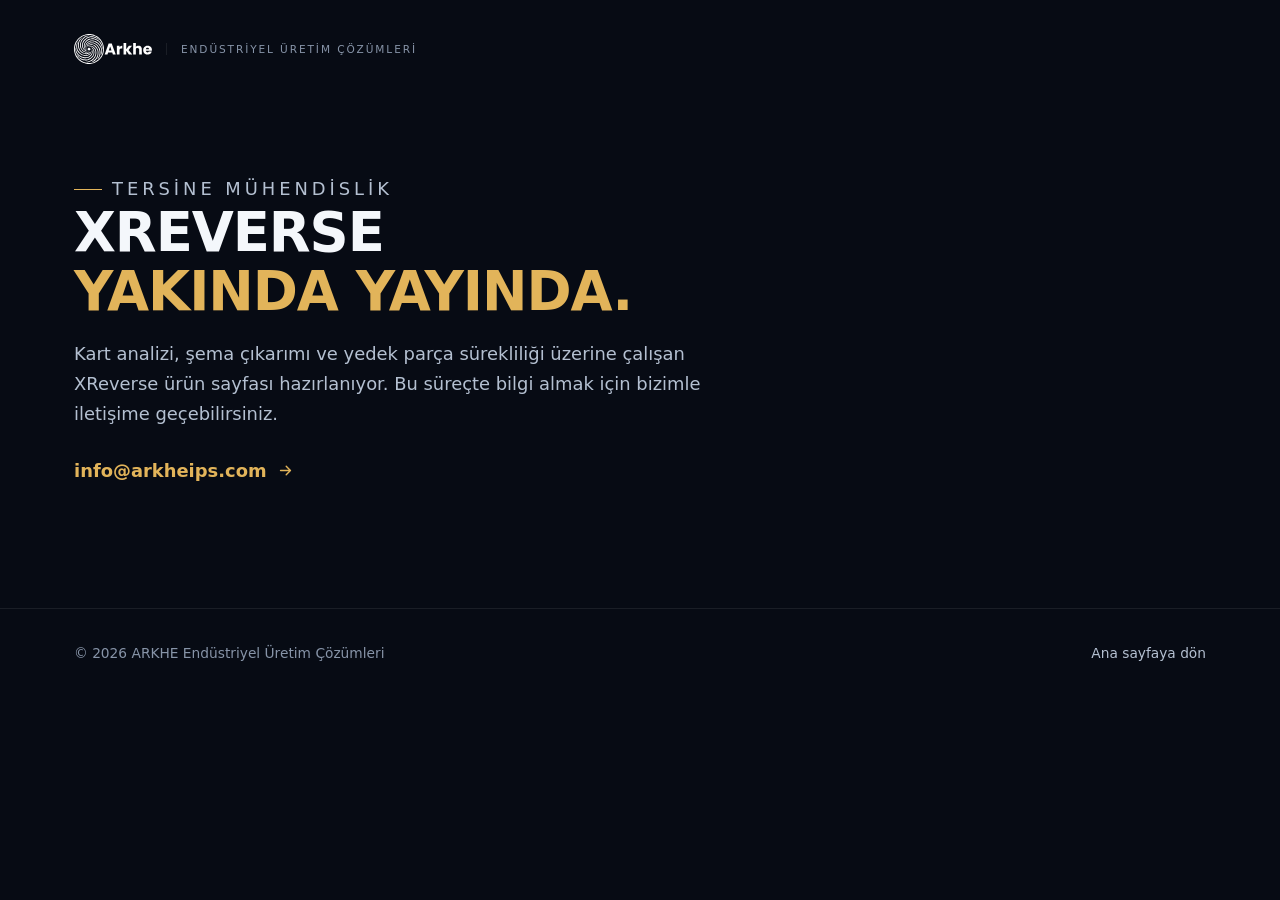
<file: xreverse/index.html>
<!DOCTYPE html>
<html lang="tr">
  <head>
    <meta charset="utf-8" />
    <meta name="viewport" content="width=device-width, initial-scale=1" />
    <title>XReverse | ARKHE Endüstriyel Üretim Çözümleri</title>
    <meta name="description" content="XReverse tersine mühendislik çözümleri. Sayfa yakında yayında." />
    <meta name="robots" content="noindex" />
    <link rel="icon" href="../assets/images/arkhe-logo.svg" type="image/svg+xml" />
    <link rel="stylesheet" href="../style.css?v=2" />
  </head>

  <body>
    <header class="masthead">
      <div class="shell">
        <a class="brand" href="../" aria-label="ARKHE ana sayfa">
          <img src="../assets/images/arkhe-wordmark.svg" alt="ARKHE logosu" />
          <span class="brand-tag">Endüstriyel Üretim Çözümleri</span>
        </a>
      </div>
    </header>

    <main class="intro">
      <div class="shell">
        <p class="eyebrow">Tersine Mühendislik</p>
        <h1>XReverse<br /><span>yakında yayında.</span></h1>
        <p>
          Kart analizi, şema çıkarımı ve yedek parça sürekliliği üzerine çalışan XReverse
          ürün sayfası hazırlanıyor. Bu süreçte bilgi almak için bizimle iletişime geçebilirsiniz.
        </p>
        <p style="margin-top: 28px">
          <a class="card-go" href="mailto:info@arkheips.com">
            info@arkheips.com
            <svg viewBox="0 0 24 24" fill="none" stroke="currentColor" stroke-width="2" aria-hidden="true">
              <path d="M5 12h14M13 6l6 6-6 6" stroke-linecap="round" stroke-linejoin="round" />
            </svg>
          </a>
        </p>
      </div>
    </main>

    <footer class="footer">
      <div class="shell footer-inner">
        <p>© <span id="year">2026</span> ARKHE Endüstriyel Üretim Çözümleri</p>
        <p><a href="../">Ana sayfaya dön</a></p>
      </div>
    </footer>

    <script>
      document.getElementById("year").textContent = String(new Date().getFullYear());
    </script>
  </body>
</html>
</file>
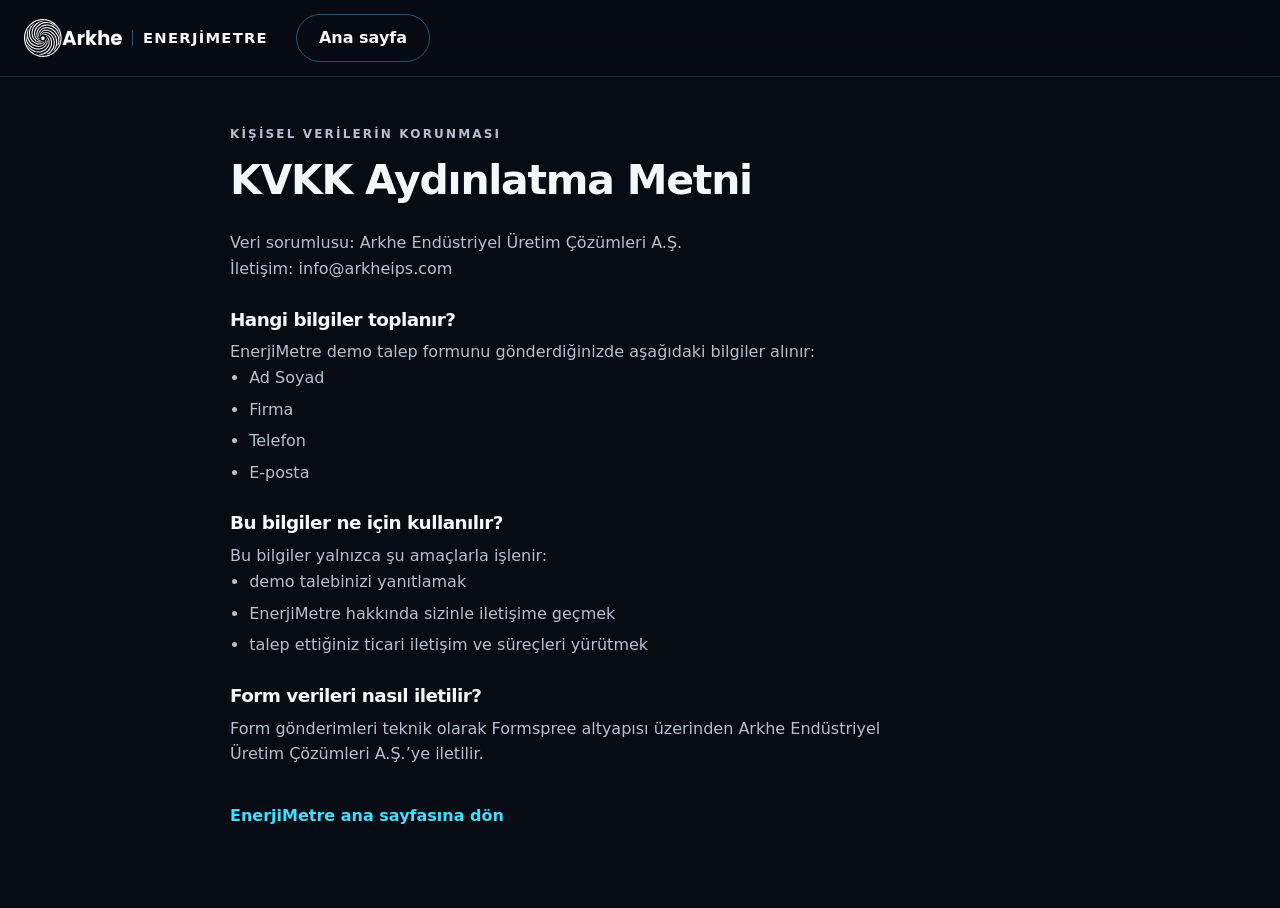
<file: energymeter/kvkk.html>
<!DOCTYPE html>
<html lang="tr">
  <head>
    <meta charset="UTF-8" />
    <meta name="viewport" content="width=device-width, initial-scale=1.0" />
    <title>KVKK Aydınlatma Metni | EnerjiMetre</title>
    <link rel="icon" href="assets/images/arkhe-logo.svg" type="image/svg+xml" />
    <link rel="canonical" href="https://arkheips.com/energymeter/kvkk.html" />
    <link rel="stylesheet" href="style.css?v=3" />
  </head>
  <body>
    <header class="site-header is-solid">
      <div class="nav-inner">
        <a class="wordmark" href="index.html" aria-label="ARKHE EnerjiMetre ana sayfa">
          <img class="wordmark-symbol" src="assets/images/arkhe-wordmark.svg" alt="ARKHE logosu" />
          <span class="wordmark-divider" aria-hidden="true"></span>
          <span class="wordmark-product">ENERJİMETRE</span>
        </a>
        <a class="btn btn-ghost" href="index.html">Ana sayfa</a>
      </div>
    </header>

    <main class="legal-page">
      <div class="container narrow">
        <p class="eyebrow">Kişisel verilerin korunması</p>
        <h1>KVKK Aydınlatma Metni</h1>
        <p class="legal-meta">
          Veri sorumlusu: Arkhe Endüstriyel Üretim Çözümleri A.Ş.<br />
          İletişim: <a href="mailto:info@arkheips.com">info@arkheips.com</a>
        </p>

        <h2>Hangi bilgiler toplanır?</h2>
        <p>EnerjiMetre demo talep formunu gönderdiğinizde aşağıdaki bilgiler alınır:</p>
        <ul>
          <li>Ad Soyad</li>
          <li>Firma</li>
          <li>Telefon</li>
          <li>E-posta</li>
        </ul>

        <h2>Bu bilgiler ne için kullanılır?</h2>
        <p>Bu bilgiler yalnızca şu amaçlarla işlenir:</p>
        <ul>
          <li>demo talebinizi yanıtlamak</li>
          <li>EnerjiMetre hakkında sizinle iletişime geçmek</li>
          <li>talep ettiğiniz ticari iletişim ve süreçleri yürütmek</li>
        </ul>

        <h2>Form verileri nasıl iletilir?</h2>
        <p>
          Form gönderimleri teknik olarak Formspree altyapısı üzerinden Arkhe Endüstriyel Üretim
          Çözümleri A.Ş.’ye iletilir.
        </p>

        <a class="legal-back" href="index.html">EnerjiMetre ana sayfasına dön</a>
      </div>
    </main>
  </body>
</html>
</file>
<file: style.css>
:root {
  --bg: #070b14;
  --text: #f4f7fb;
  --muted: #b4c0d1;
  --muted-2: #8794a8;
  --line: rgba(255, 255, 255, 0.08);

  /* EnerjiMetre tarafi */
  --em-bg: #070b14;
  --em-accent: #3ee0ff;
  --em-accent-2: #4aa8ff;
  --em-glow: rgba(62, 224, 255, 0.35);

  /* XReverse tarafi */
  --xr-bg: #06090c;
  --xr-accent: #e2b45a;
  --xr-accent-2: #f0cf8a;
  --xr-glow: rgba(226, 180, 90, 0.35);
  --xr-board: rgba(28, 74, 52, 0.55);

  --font: "Segoe UI", system-ui, -apple-system, "Helvetica Neue", Arial, sans-serif;
  --seam: 90px;
  --ease: cubic-bezier(0.22, 1, 0.36, 1);
}

* { box-sizing: border-box; }

html, body { height: 100%; }

body {
  margin: 0;
  background: var(--bg);
  color: var(--text);
  font-family: var(--font);
  -webkit-font-smoothing: antialiased;
  overflow-x: hidden;
}

.sr-only {
  position: absolute;
  width: 1px;
  height: 1px;
  padding: 0;
  margin: -1px;
  overflow: hidden;
  clip: rect(0, 0, 0, 0);
  white-space: nowrap;
  border: 0;
}

/* ====================== KAPI SAYFASI ====================== */

.gate {
  position: relative;
  min-height: 100vh;
  min-height: 100svh;
  display: flex;
  flex-direction: column;
}

/* Ust marka bandi */
.brand-bar {
  position: absolute;
  top: 0;
  left: 0;
  right: 0;
  z-index: 30;
  display: flex;
  justify-content: center;
  align-items: center;
  padding: 26px 24px 0;
  pointer-events: none;
}

.brand {
  display: inline-flex;
  align-items: center;
  gap: 14px;
  text-decoration: none;
  color: inherit;
  pointer-events: auto;
  padding: 10px 18px;
  border-radius: 999px;
  background: rgba(7, 11, 20, 0.8);
  border: 1px solid var(--line);
}

.brand img {
  display: block;
  height: 30px;
  width: 78px;
  object-fit: cover;
  object-position: center;
  filter: invert(1) brightness(1.1);
}

.brand-tag {
  font-size: 0.66rem;
  letter-spacing: 0.18em;
  text-transform: uppercase;
  color: var(--muted-2);
  border-left: 1px solid var(--line);
  padding-left: 14px;
}

/* Iki yarim */
.split {
  flex: 1;
  display: flex;
  min-height: 100vh;
  min-height: 100svh;
  position: relative;
}

.pane {
  position: relative;
  flex: 1 1 0;
  min-width: 0;
  display: flex;
  align-items: center;
  justify-content: center;
  text-decoration: none;
  color: inherit;
  overflow: hidden;
  isolation: isolate;
  contain: paint;
  transition: flex 0.7s var(--ease);
}

.pane-xr { background: var(--xr-bg); }
.pane-em { background: var(--em-bg); }

/* Egik dikis: sol panel sagdan biraz tasar ve kesilir */
.pane-xr {
  margin-right: calc(var(--seam) * -1);
  padding-right: var(--seam);
  clip-path: polygon(0 0, 100% 0, calc(100% - var(--seam)) 100%, 0 100%);
  z-index: 2;
}

.pane-em { z-index: 1; padding-left: calc(var(--seam) * 0.35); }

/* "Aç gözlü" davranis: uzerine gelinen taraf buyur */
.split:hover .pane { flex: 0.82 1 0; }
.split:hover .pane:hover { flex: 1.36 1 0; }
.split:focus-within .pane { flex: 0.82 1 0; }
.split:focus-within .pane:focus-visible { flex: 1.36 1 0; outline: none; }

/* ---------- arka plan katmanlari ---------- */
.pane-bg {
  position: absolute;
  inset: 0;
  z-index: 0;
  overflow: hidden;
}

.bg-video {
  position: absolute;
  inset: 0;
  width: 100%;
  height: 100%;
  object-fit: cover;
  opacity: 0;
  transition: opacity 1.2s ease;
  transform: translateZ(0);
  will-change: opacity;
  backface-visibility: hidden;
}

.bg-video.is-ready { opacity: 1; }

/* Tonlama videonun icine islendi; CSS filtre ve olcek donusumu yok */
.pane-xr .bg-video { object-position: 55% 50%; }
.pane-xr .bg-video.is-ready { opacity: 0.62; }
.pane-xr:hover .bg-video.is-ready { opacity: 0.88; }

.pane-em .bg-video { object-position: 50% 45%; }
.pane-em .bg-video.is-ready { opacity: 0.42; }
.pane-em:hover .bg-video.is-ready { opacity: 0.62; }

/* Video uzerine ton katmani */
.pane-tint {
  position: absolute;
  inset: 0;
  z-index: 1;
  pointer-events: none;
}

.pane-xr .pane-tint {
  background:
    radial-gradient(70% 80% at 40% 50%, transparent 30%, rgba(6, 9, 12, 0.75) 100%),
    linear-gradient(180deg, rgba(6, 9, 12, 0.6) 0%, transparent 30%, transparent 70%, rgba(6, 9, 12, 0.85) 100%),
    var(--xr-board);
}

.pane-em .pane-tint {
  background:
    radial-gradient(60% 70% at 55% 50%, transparent 25%, rgba(7, 11, 20, 0.7) 100%),
    linear-gradient(180deg, rgba(7, 11, 20, 0.75) 0%, transparent 32%, transparent 68%, rgba(7, 11, 20, 0.9) 100%),
    radial-gradient(50% 45% at 55% 48%, rgba(62, 224, 255, 0.16), transparent 70%);
}

/* PCB izgarasi */
.pane-grid {
  position: absolute;
  inset: 0;
  z-index: 2;
  pointer-events: none;
  background-image:
    linear-gradient(rgba(226, 180, 90, 0.07) 1px, transparent 1px),
    linear-gradient(90deg, rgba(226, 180, 90, 0.07) 1px, transparent 1px),
    linear-gradient(rgba(226, 180, 90, 0.035) 1px, transparent 1px),
    linear-gradient(90deg, rgba(226, 180, 90, 0.035) 1px, transparent 1px);
  background-size: 120px 120px, 120px 120px, 24px 24px, 24px 24px;
  mask-image: radial-gradient(75% 85% at 45% 50%, #000 30%, transparent 100%);
  -webkit-mask-image: radial-gradient(75% 85% at 45% 50%, #000 30%, transparent 100%);
  opacity: 0.85;
  transition: opacity 0.6s ease;
}

.pane-xr:hover .pane-grid { opacity: 1; }

/* EnerjiMetre tarafinda ince olcek izgarasi */
.pane-em .pane-grid {
  background-image:
    linear-gradient(rgba(62, 224, 255, 0.05) 1px, transparent 1px),
    linear-gradient(90deg, rgba(62, 224, 255, 0.05) 1px, transparent 1px);
  background-size: 44px 44px, 44px 44px;
  mask-image: radial-gradient(70% 80% at 55% 50%, #000 20%, transparent 100%);
  -webkit-mask-image: radial-gradient(70% 80% at 55% 50%, #000 20%, transparent 100%);
  opacity: 0.6;
}

/* ---------- PCB iz animasyonu: canvas, 20 kare/sn, dusuk cozunurluk ---------- */
.pcb {
  position: absolute;
  inset: 0;
  z-index: 3;
  width: 100%;
  height: 100%;
  pointer-events: none;
  opacity: 0.9;
  transition: opacity 0.6s ease;
}

/* EnerjiMetre tarafi: enerji dalgasi (canvas) */
.wave {
  position: absolute;
  left: 0;
  right: 0;
  bottom: 18%;
  z-index: 3;
  height: 140px;
  width: 100%;
  pointer-events: none;
  opacity: 0.55;
}

/* ---------- icerik ---------- */
.pane-content {
  position: relative;
  z-index: 10;
  display: flex;
  flex-direction: column;
  align-items: center;
  text-align: center;
  padding: 120px 40px 90px;
  width: 100%;
  max-width: 560px;
  transform: translateY(0);
  transition: transform 0.7s var(--ease);
}

.pane:hover .pane-content { transform: translateY(-6px); }

.pane-badge {
  font-size: 0.66rem;
  letter-spacing: 0.2em;
  text-transform: uppercase;
  padding: 6px 12px;
  border-radius: 999px;
  border: 1px solid var(--line);
  color: var(--muted-2);
  margin-bottom: 26px;
  background: rgba(0, 0, 0, 0.25);
}

.pane-xr .pane-badge { border-color: rgba(226, 180, 90, 0.35); color: var(--xr-accent); }
.pane-em .pane-badge { border-color: rgba(94, 224, 168, 0.4); color: #5ee0a8; }

/* Dev filigran: X isareti izlerin arkasinda, hafif nefes alir */
.xr-watermark {
  position: absolute;
  z-index: 2;
  left: 50%;
  top: 50%;
  width: min(78vh, 92%);
  height: auto;
  transform: translate(-54%, -52%) rotate(-4deg);
  opacity: 0.11;
  pointer-events: none;
  transition: opacity 0.8s ease;
}

.pane-xr:hover .xr-watermark { opacity: 0.16; }

.xr-wordmark {
  width: clamp(262px, 29.5vw, 415px);
  height: auto;
  margin-bottom: 18px;
}

/* Hata ayiklama: ?static ile animasyonlar bitmis halde donar */
.is-static .bg-video { opacity: 0.6; }

.em-title {
  margin: 0 0 8px;
  font-size: clamp(2rem, 4.2vw, 3.2rem);
  font-weight: 800;
  letter-spacing: 0.08em;
  text-transform: uppercase;
  line-height: 1;
  color: var(--text);
  text-shadow: 0 0 30px rgba(62, 224, 255, 0.25);
}

.em-title span { color: var(--em-accent); }

.pane-sub {
  margin: 0 0 16px;
  font-size: 0.76rem;
  letter-spacing: 0.24em;
  text-transform: uppercase;
}

.pane-xr .pane-sub { color: var(--xr-accent); }
.pane-em .pane-sub { color: var(--em-accent); }

.pane-desc {
  margin: 0 0 30px;
  max-width: 40ch;
  font-size: clamp(0.95rem, 1.2vw, 1.05rem);
  line-height: 1.65;
  color: var(--muted);
}

/* Canli deger cipi (EnerjiMetre) */
.live-chip {
  display: inline-flex;
  align-items: baseline;
  gap: 8px;
  margin-bottom: 30px;
  padding: 10px 18px;
  border-radius: 12px;
  border: 1px solid rgba(62, 224, 255, 0.22);
  background: rgba(7, 11, 20, 0.8);
  font-variant-numeric: tabular-nums;
  contain: layout paint;
}

.live-chip .dot {
  width: 7px;
  height: 7px;
  border-radius: 50%;
  background: #5ee0a8;
  box-shadow: 0 0 10px #5ee0a8;
  align-self: center;
  animation: blink 1.6s ease-in-out infinite;
}

.live-chip .val { font-size: 1.5rem; font-weight: 700; color: var(--em-accent); }
.live-chip .unit { font-size: 0.8rem; color: var(--muted-2); letter-spacing: 0.08em; }

@keyframes blink { 0%, 100% { opacity: 1; } 50% { opacity: 0.35; } }

.pane-cta {
  display: inline-flex;
  align-items: center;
  gap: 12px;
  padding: 14px 26px;
  border-radius: 999px;
  font-weight: 600;
  font-size: 0.95rem;
  letter-spacing: 0.02em;
  border: 1px solid transparent;
  transition: transform 0.35s var(--ease), box-shadow 0.35s ease, background 0.35s ease;
}

.pane-cta svg { width: 18px; height: 18px; transition: transform 0.35s var(--ease); }
.pane:hover .pane-cta svg { transform: translateX(5px); }

.pane-xr .pane-cta {
  color: #1a1206;
  background: linear-gradient(135deg, var(--xr-accent-2), var(--xr-accent));
  box-shadow: 0 10px 30px rgba(226, 180, 90, 0.25);
}
.pane-xr:hover .pane-cta { transform: translateY(-2px); box-shadow: 0 16px 40px rgba(226, 180, 90, 0.38); }

.pane-em .pane-cta {
  color: #041018;
  background: linear-gradient(135deg, var(--em-accent), var(--em-accent-2));
  box-shadow: 0 10px 30px rgba(62, 224, 255, 0.25);
}
.pane-em:hover .pane-cta { transform: translateY(-2px); box-shadow: 0 16px 40px rgba(62, 224, 255, 0.38); }

/* Kenar isigi (uzerine gelince) */
.pane::after {
  content: "";
  position: absolute;
  inset: 0;
  z-index: 5;
  pointer-events: none;
  opacity: 0;
  transition: opacity 0.6s ease;
}

.pane-xr::after { background: radial-gradient(80% 80% at 50% 50%, transparent 55%, rgba(226, 180, 90, 0.14) 100%); }
.pane-em::after { background: radial-gradient(80% 80% at 50% 50%, transparent 55%, rgba(62, 224, 255, 0.14) 100%); }
.pane:hover::after { opacity: 1; }

/* Sekme arka plandayken: her sey durur */
.is-paused *,
.is-paused *::before,
.is-paused *::after { animation-play-state: paused !important; }

/* Teshis anahtarlari (?no=...) */
.no-video .bg-video { display: none; }
.no-traces .pcb { display: none; }
.no-grid .pane-grid { display: none; }
.no-watermark .xr-watermark { display: none; }
.no-wave .wave { display: none; }
.no-tint .pane-tint { display: none; }

/* Hafif mod: yavas makinede otomatik. Parlama, isik darbeleri ve izgara kapanir,
   izler ve videolar kalir. */
.is-lite .pane-grid { display: none; }
.is-lite .xr-watermark { opacity: 0.08; }
.is-lite .pane, .is-lite .pane-content, .is-lite .bg-video { transition: none; }

/* Alt bant */
.gate-foot {
  position: absolute;
  left: 0;
  right: 0;
  bottom: 0;
  z-index: 30;
  display: flex;
  justify-content: center;
  gap: 22px;
  padding: 0 24px 18px;
  font-size: 0.78rem;
  color: var(--muted-2);
  pointer-events: none;
}

.gate-foot span, .gate-foot a { pointer-events: auto; }
.gate-foot a { color: var(--muted); text-decoration: none; }
.gate-foot a:hover { color: var(--text); }

/* ---------- mobil ---------- */
@media (max-width: 880px) {
  .split { flex-direction: column; }
  .pane { min-height: 58vh; flex: 1 1 auto !important; }
  .pane-xr {
    margin-right: 0;
    padding-right: 0;
    margin-bottom: -50px;
    padding-bottom: 50px;
    clip-path: polygon(0 0, 100% 0, 100% calc(100% - 50px), 0 100%);
  }
  .pane-em { padding-left: 0; padding-top: 30px; }
  .pane-content { padding: 110px 26px 70px; }
  .brand-bar { padding-top: 18px; }
  .gate-foot { position: static; padding: 18px 20px 22px; flex-wrap: wrap; row-gap: 6px; }
  .xr-wordmark { width: min(286px, 80vw); }
  .xr-watermark { width: 120vw; opacity: 0.09; }
  .brand-tag { display: none; }
  .brand { padding: 8px 14px; }
  .pcb .chip-label { display: none; }
  .pane-desc { max-width: 100%; }
}

/* Hareket azaltma yalnizca sayfa isterse */
[data-motion="reduce"] *,
[data-motion="reduce"] *::before,
[data-motion="reduce"] *::after {
  animation: none !important;
  transition: none !important;
}

/* ====================== YARDIMCI SAYFA (xreverse/) ====================== */
.masthead { padding: 34px 0 0; position: relative; z-index: 1; }
.shell { width: 100%; max-width: 1180px; margin: 0 auto; padding: 0 24px; position: relative; z-index: 1; }
.intro { display: flex; flex-direction: column; justify-content: center; padding: 56px 0 72px; min-height: 60vh; }
.eyebrow { display: inline-flex; align-items: center; gap: 10px; font-size: 0.74rem; letter-spacing: 0.22em; text-transform: uppercase; color: var(--xr-accent); margin: 0 0 18px; }
.eyebrow::before { content: ""; width: 28px; height: 1px; background: var(--xr-accent); }
.intro h1 { margin: 0 0 18px; font-size: clamp(2.1rem, 5vw, 3.4rem); line-height: 1.08; letter-spacing: -0.02em; font-weight: 700; text-transform: uppercase; }
.intro h1 span { color: var(--xr-accent); }
.intro p { margin: 0; max-width: 60ch; font-size: clamp(1rem, 1.5vw, 1.12rem); line-height: 1.65; color: var(--muted); }
.card-go { display: inline-flex; align-items: center; gap: 10px; font-weight: 600; color: var(--xr-accent); text-decoration: none; }
.card-go svg { width: 17px; height: 17px; }
.footer { border-top: 1px solid var(--line); padding: 22px 0; }
.footer-inner { display: flex; flex-wrap: wrap; gap: 12px 22px; align-items: center; justify-content: space-between; font-size: 0.86rem; color: var(--muted-2); }
.footer a { color: var(--muted); text-decoration: none; }
.footer a:hover { color: var(--xr-accent); }
.masthead .brand { position: static; background: transparent; border: 0; padding: 0; backdrop-filter: none; }
</file>
<file: energymeter/style.css>
/* =========================================================
   ENERJİMETRE — brand tokens
   Change colors here; the rest of the site follows.
   ========================================================= */
:root {
  --bg: #070b14;
  --bg-elevated: #0d1422;
  --panel: #111a2b;
  --panel-2: #162033;
  --line: rgba(90, 196, 255, 0.18);
  --line-strong: rgba(90, 196, 255, 0.38);
  --cyan: #3ee0ff;
  --cyan-2: #4aa8ff;
  --green: #5ee0a8;
  --text: #f4f7fb;
  --muted: #b4c0d1;
  --muted-2: #8794a8;
  --danger: #ff6b6b;
  --shadow: 0 24px 60px rgba(0, 0, 0, 0.35);
  --radius: 16px;
  --max: 1240px;
  --header-h: 76px;
  --font: "Segoe UI", system-ui, -apple-system, "Helvetica Neue", Arial, sans-serif;
}

/* Reset / base */
*,
*::before,
*::after {
  box-sizing: border-box;
}

html {
  scroll-behavior: smooth;
}

body {
  margin: 0;
  font-family: var(--font);
  background: var(--bg);
  color: var(--text);
  line-height: 1.6;
  overflow-x: hidden;
}

img,
svg,
canvas {
  max-width: 100%;
  display: block;
}

a {
  color: inherit;
  text-decoration: none;
}

button,
input {
  font: inherit;
}

h1,
h2,
h3,
p,
ul,
ol {
  margin: 0;
}

ul {
  padding: 0;
  list-style: none;
}

.skip-link {
  position: absolute;
  left: 12px;
  top: -40px;
  background: var(--cyan);
  color: #041018;
  padding: 8px 12px;
  z-index: 100;
}

.skip-link:focus {
  top: 12px;
}

.container {
  width: min(var(--max), calc(100% - 48px));
  margin-inline: auto;
}

.container.narrow {
  width: min(820px, calc(100% - 48px));
}

.eyebrow {
  letter-spacing: 0.18em;
  text-transform: uppercase;
  font-size: 0.75rem;
  color: var(--cyan);
  font-weight: 700;
  margin-bottom: 14px;
}

h1,
h2 {
  font-weight: 800;
  letter-spacing: -0.03em;
  line-height: 1.08;
}

h1 {
  font-size: clamp(2.4rem, 5vw, 4.4rem);
}

h2 {
  font-size: clamp(1.8rem, 3.6vw, 3rem);
}

.accent-text {
  background: linear-gradient(120deg, var(--cyan) 0%, var(--cyan-2) 70%);
  -webkit-background-clip: text;
  background-clip: text;
  color: transparent;
}

.lede,
.section-copy {
  color: var(--muted);
  font-size: 1.05rem;
  max-width: 58ch;
}

.section {
  padding: 112px 0;
  position: relative;
}

.section-alt {
  background: linear-gradient(180deg, rgba(17, 26, 43, 0.55), transparent);
}

.section-head {
  margin-bottom: 48px;
}

.section-head h2 + .section-copy,
.section-head h2 + p {
  margin-top: 16px;
}

.istanbul-note-title {
  margin-top: 12px;
  color: var(--cyan);
  font-size: 1.05rem;
  font-weight: 800;
  letter-spacing: 0.06em;
  line-height: 1.3;
}

.istanbul-note-copy {
  margin-top: 6px;
  color: var(--muted);
  font-size: 0.92rem;
  line-height: 1.45;
  max-width: 58ch;
}

/* Buttons */
.btn {
  display: inline-flex;
  align-items: center;
  justify-content: center;
  gap: 8px;
  min-height: 48px;
  padding: 0 22px;
  border-radius: 999px;
  border: 1px solid transparent;
  cursor: pointer;
  font-weight: 700;
  transition: transform 0.2s ease, background 0.2s ease, border-color 0.2s ease, box-shadow 0.2s ease;
}

.btn:focus-visible,
a:focus-visible,
button:focus-visible,
input:focus-visible {
  outline: 2px solid var(--cyan);
  outline-offset: 3px;
}

.btn-cta {
  background: linear-gradient(180deg, #5ae8ff, #2bb7ff);
  color: #041018;
  box-shadow: 0 0 0 1px rgba(62, 224, 255, 0.25), 0 10px 28px rgba(46, 180, 255, 0.22);
}

.btn-cta:hover {
  transform: translateY(-1px);
}

.btn-ghost {
  background: transparent;
  border-color: var(--line-strong);
  color: var(--text);
}

.btn-ghost:hover {
  border-color: var(--cyan);
  background: rgba(62, 224, 255, 0.06);
}

.btn-large {
  min-height: 54px;
  padding-inline: 28px;
}

/* Header */
.site-header {
  position: sticky;
  top: 0;
  z-index: 50;
  background: transparent;
  border-bottom: 1px solid transparent;
  transition: background 0.25s ease, border-color 0.25s ease, backdrop-filter 0.25s ease;
}

.site-header.is-solid {
  background: rgba(7, 11, 20, 0.86);
  border-bottom-color: var(--line);
  backdrop-filter: blur(16px);
}

.nav-inner {
  width: min(var(--max), calc(100% - 48px));
  margin: 0 auto;
  min-height: var(--header-h);
  display: flex;
  align-items: center;
  gap: 28px;
}

.wordmark {
  display: flex;
  align-items: center;
  gap: 10px;
  font-weight: 800;
  letter-spacing: 0.08em;
}

.wordmark-symbol {
  display: block;
  width: 98px;
  height: 38px;
  flex: 0 0 98px;
  object-fit: cover;
  object-position: center;
  filter: brightness(0) invert(1);
}

.wordmark-arkhe {
  color: var(--text);
  font-size: 1.05rem;
  font-weight: 700;
  letter-spacing: 0.16em;
  margin-left: -2px;
}

.wordmark-divider {
  width: 1px;
  height: 16px;
  background: var(--line-strong);
}

.wordmark-product {
  color: var(--text);
  font-size: 0.92rem;
}

.nav-desktop {
  display: flex;
  gap: 22px;
  margin-left: auto;
}

.nav-desktop a {
  color: var(--muted);
  font-size: 0.92rem;
}

.nav-desktop a:hover,
.nav-desktop a:focus-visible {
  color: var(--text);
}

.nav-inner > .btn-cta {
  margin-left: 8px;
}

.menu-toggle {
  display: none;
  margin-left: auto;
  width: 44px;
  height: 44px;
  border: 1px solid var(--line);
  background: transparent;
  border-radius: 10px;
  padding: 10px;
  cursor: pointer;
}

.menu-toggle span {
  display: block;
  height: 2px;
  background: var(--text);
  margin: 5px 0;
}

.nav-mobile {
  display: none;
  flex-direction: column;
  gap: 14px;
  padding: 8px 24px 24px;
  background: rgba(7, 11, 20, 0.96);
  border-bottom: 1px solid var(--line);
}

.nav-mobile a {
  color: var(--muted);
}

/* Hero */
.hero {
  position: relative;
  min-height: calc(100vh - var(--header-h));
  display: flex;
  align-items: center;
  padding: 48px 0 88px;
  overflow: hidden;
}

.hero-grid-bg {
  position: absolute;
  inset: 0;
  background-image:
    linear-gradient(rgba(62, 224, 255, 0.05) 1px, transparent 1px),
    linear-gradient(90deg, rgba(62, 224, 255, 0.05) 1px, transparent 1px);
  background-size: 48px 48px;
  mask-image: radial-gradient(ellipse at 70% 40%, black 20%, transparent 72%);
  pointer-events: none;
}

.hero-layout {
  display: grid;
  grid-template-columns: 1.05fr 0.95fr;
  gap: 48px;
  align-items: center;
  position: relative;
  z-index: 1;
}

.hero-copy .lede {
  margin: 22px 0 28px;
}

.hero-actions {
  display: flex;
  flex-wrap: wrap;
  gap: 12px;
}

.hero-visual {
  position: relative;
  min-height: 400px;
  display: grid;
  place-items: center;
}

.orbit {
  position: absolute;
  border: 1px solid rgba(62, 224, 255, 0.14);
  border-radius: 50%;
  top: 50%;
  left: 50%;
  transform: translate(-50%, -50%);
}

.orbit-1 { width: 240px; height: 240px; }
.orbit-2 { width: 320px; height: 320px; }
.orbit-3 { width: 400px; height: 400px; opacity: 0.7; }

.hero-visual::before {
  content: "";
  position: absolute;
  width: 240px;
  height: 240px;
  border-radius: 50%;
  background: radial-gradient(circle, rgba(62, 224, 255, 0.16), transparent 68%);
  filter: blur(8px);
}

.particles span {
  position: absolute;
  width: 4px;
  height: 4px;
  border-radius: 50%;
  background: var(--cyan);
  opacity: 0.45;
  animation: particle 7s linear infinite;
}

.particles span:nth-child(1) { top: 12%; left: 22%; animation-delay: 0s; }
.particles span:nth-child(2) { top: 28%; right: 16%; animation-delay: 1.2s; }
.particles span:nth-child(3) { bottom: 22%; left: 18%; animation-delay: 2s; }
.particles span:nth-child(4) { bottom: 16%; right: 24%; animation-delay: 3.1s; }
.particles span:nth-child(5) { top: 48%; left: 8%; animation-delay: 4s; }

@keyframes particle {
  0%, 100% { transform: translateY(0); opacity: 0.25; }
  50% { transform: translateY(-10px); opacity: 0.7; }
}

.device {
  position: relative;
  z-index: 2;
  width: min(360px, 72%);
  aspect-ratio: 3 / 2;
  overflow: hidden;
  border-radius: 16px;
  border: 1px solid rgba(62, 224, 255, 0.28);
  background: #050810;
  box-shadow: 0 16px 40px rgba(0, 0, 0, 0.35), 0 0 28px rgba(62, 224, 255, 0.12);
}

.hero-product-video {
  display: block;
  width: 100%;
  height: 100%;
  object-fit: cover;
  object-position: 52% 54%;
  transform: scale(1.08);
  transform-origin: center center;
  background: #050810;
}

.device-top {
  display: flex;
  justify-content: space-between;
  align-items: center;
  margin-bottom: 14px;
  letter-spacing: 0.12em;
  font-size: 0.72rem;
  color: var(--muted);
}

.device-model {
  color: var(--cyan);
  font-weight: 800;
}

.device-screen {
  background: #071018;
  border-radius: 14px;
  padding: 16px;
  border: 1px solid rgba(62, 224, 255, 0.12);
}

.readout-row {
  display: grid;
  grid-template-columns: repeat(3, 1fr);
  gap: 8px;
}

.readout span {
  display: block;
  color: var(--muted-2);
  font-size: 0.7rem;
}

.readout strong {
  font-size: 1.05rem;
}

.readout small {
  font-size: 0.7rem;
  color: var(--muted);
}

.mini-chart {
  margin-top: 16px;
  width: 100%;
  height: 72px;
}

.chart-area {
  fill: url(#chartFill);
}

.chart-line {
  fill: none;
  stroke: var(--cyan);
  stroke-width: 2;
  stroke-linejoin: round;
  stroke-linecap: round;
  stroke-dasharray: 420;
  stroke-dashoffset: 420;
  animation: draw-line 2.8s ease forwards;
}

@keyframes draw-line {
  to { stroke-dashoffset: 0; }
}

.float-card {
  position: absolute;
  z-index: 3;
  min-width: 118px;
  padding: 10px 12px;
  border-radius: 12px;
  background: rgba(13, 20, 34, 0.72);
  border: 1px solid var(--line);
  backdrop-filter: blur(10px);
  box-shadow: var(--shadow);
  animation: float 6s ease-in-out infinite;
}

.float-label {
  display: block;
  font-size: 0.68rem;
  letter-spacing: 0.14em;
  color: var(--muted-2);
}

.float-card strong {
  display: block;
  font-size: 0.78rem;
  letter-spacing: 0.06em;
  line-height: 1.25;
  font-weight: 800;
}

.status-ok {
  color: var(--green);
}

.float-live { top: 10%; left: 4%; }
.float-co2 { top: 12%; right: 4%; animation-delay: 0.6s; }
.float-status { bottom: 14%; left: 2%; animation-delay: 1.1s; }
.float-puant { bottom: 10%; right: 2%; animation-delay: 1.8s; }

@keyframes float {
  0%, 100% { transform: translateY(0); }
  50% { transform: translateY(-8px); }
}

.scroll-cue {
  position: absolute;
  left: 50%;
  bottom: 18px;
  transform: translateX(-50%);
  display: flex;
  flex-direction: column;
  align-items: center;
  gap: 8px;
  color: var(--muted-2);
  font-size: 0.75rem;
  letter-spacing: 0.16em;
  text-transform: uppercase;
}

.scroll-line {
  width: 1px;
  height: 28px;
  background: linear-gradient(var(--cyan), transparent);
  animation: cue 1.6s ease-in-out infinite;
}

@keyframes cue {
  0%, 100% { opacity: 0.3; transform: scaleY(0.7); }
  50% { opacity: 1; transform: scaleY(1); }
}

/* Problem cards */
.problem-grid,
.feature-grid {
  display: grid;
  grid-template-columns: repeat(3, 1fr);
  gap: 18px;
}

.problem-card,
.feature-card,
.model-card,
.benefit-card,
.view-panel,
.demo-frame,
.compare-wrap {
  background: var(--panel);
  border: 1px solid var(--line);
  border-radius: var(--radius);
}

.problem-card,
.feature-card {
  padding: 24px;
  transition: border-color 0.2s ease, transform 0.2s ease, background 0.2s ease;
}

.problem-card:hover,
.feature-card:hover {
  transform: translateY(-3px);
  border-color: var(--line-strong);
  background: var(--panel-2);
}

.card-index {
  color: var(--cyan);
  font-weight: 800;
  font-size: 0.82rem;
  letter-spacing: 0.12em;
}

.problem-card h3,
.feature-card h3 {
  margin: 10px 0 10px;
  font-size: 1.15rem;
}

.problem-card p,
.feature-card li {
  color: var(--muted);
  font-size: 0.95rem;
}

.feature-card ul {
  display: grid;
  gap: 6px;
}

.feature-card li::before {
  content: "";
  display: inline-block;
  width: 6px;
  height: 6px;
  border-radius: 50%;
  background: var(--cyan);
  margin-right: 8px;
}

.feature-media {
  margin-top: 16px;
  width: min(220px, 100%);
  overflow: hidden;
  border-radius: 12px;
  border: 1px solid rgba(62, 224, 255, 0.28);
  background: #050810;
  box-shadow: 0 0 20px rgba(62, 224, 255, 0.12);
}

.feature-video {
  display: block;
  width: 100%;
  height: auto;
  aspect-ratio: 5 / 4;
  object-fit: contain;
  object-position: center;
  background: #050810;
}

.feature-link {
  display: inline-flex;
  align-items: center;
  margin-top: 16px;
  font-size: 0.88rem;
  font-weight: 700;
  color: var(--cyan);
  border-bottom: 1px solid rgba(62, 224, 255, 0.35);
  padding-bottom: 2px;
}

.feature-link:hover,
.feature-link:focus-visible {
  color: var(--text);
  border-bottom-color: var(--cyan);
}

.icon-wrap {
  width: 40px;
  height: 40px;
  color: var(--cyan);
}

.icon-wrap svg {
  width: 32px;
  height: 32px;
}

/* Solution flow */
.solution-layout {
  display: grid;
  gap: 40px;
}

.energy-flow {
  list-style: none;
  padding: 0;
  display: flex;
  align-items: center;
  justify-content: space-between;
  gap: 8px;
  flex-wrap: wrap;
}

.flow-node {
  display: inline-flex;
  min-width: 140px;
  justify-content: center;
  padding: 16px 18px;
  border: 1px solid var(--line);
  border-radius: 12px;
  background: var(--bg-elevated);
  font-weight: 700;
  letter-spacing: 0.04em;
}

.flow-node-core {
  border-color: var(--line-strong);
  box-shadow: 0 0 24px rgba(62, 224, 255, 0.12);
  color: var(--cyan);
}

.flow-connector {
  flex: 1;
  min-width: 36px;
  height: 2px;
  background: rgba(62, 224, 255, 0.15);
  position: relative;
  overflow: hidden;
  list-style: none;
}

.flow-connector span {
  position: absolute;
  inset: 0;
  background: linear-gradient(90deg, transparent, var(--cyan), transparent);
  animation: flow 2.4s linear infinite;
}

@keyframes flow {
  from { transform: translateX(-100%); }
  to { transform: translateX(100%); }
}

/* Views */
.view-panel {
  padding: 20px;
}

.view-tabs {
  display: flex;
  gap: 8px;
  flex-wrap: wrap;
  margin-bottom: 18px;
}

.tab-btn {
  background: transparent;
  color: var(--muted);
  border: 1px solid var(--line);
  border-radius: 999px;
  padding: 10px 18px;
  cursor: pointer;
}

.tab-btn.is-active {
  color: #041018;
  background: var(--cyan);
  border-color: var(--cyan);
}

.view-stage {
  min-height: 0;
  background: #08101a;
  border-radius: 14px;
  border: 1px solid rgba(62, 224, 255, 0.1);
  display: grid;
  place-items: center;
  padding: 24px;
}

.view-pane {
  width: 100%;
  text-align: center;
}

.view-pane[hidden] {
  display: none;
}

.view-pane.is-active {
  animation: view-fade 0.35s ease;
}

@keyframes view-fade {
  from { opacity: 0; }
  to { opacity: 1; }
}

.view-video-frame {
  width: min(520px, 100%);
  margin: 0 auto;
  overflow: hidden;
  border-radius: 16px;
  border: 1px solid rgba(62, 224, 255, 0.28);
  background: #050810;
  box-shadow: 0 16px 40px rgba(0, 0, 0, 0.35), 0 0 28px rgba(62, 224, 255, 0.12);
}

.view-video {
  display: block;
  width: 100%;
  height: auto;
  aspect-ratio: 5 / 4;
  object-fit: contain;
  object-position: center;
  background: #050810;
}

.view-caption {
  margin-top: 16px;
  color: var(--muted-2);
  font-size: 0.92rem;
}

/* CO2 */
.co2-layout {
  display: grid;
  grid-template-columns: 1.1fr 0.9fr;
  gap: 40px;
  align-items: center;
}

.co2-view {
  min-width: 0;
}

.co2-tabs {
  display: flex;
  gap: 8px;
  flex-wrap: wrap;
  margin-bottom: 14px;
}

.co2-tab {
  background: transparent;
  color: var(--muted);
  border: 1px solid var(--line);
  border-radius: 999px;
  padding: 10px 18px;
  cursor: pointer;
}

.co2-tab.is-active {
  color: #041018;
  background: var(--green);
  border-color: var(--green);
}

.co2-stage {
  background: #08101a;
  border-radius: 14px;
  border: 1px solid rgba(94, 224, 168, 0.18);
  padding: 18px;
}

.co2-pane[hidden] {
  display: none;
}

.co2-pane.is-active {
  animation: view-fade 0.35s ease;
}

.co2-video-frame {
  width: min(480px, 100%);
  margin: 0 auto;
  overflow: hidden;
  border-radius: 16px;
  border: 1px solid rgba(94, 224, 168, 0.28);
  background: #050810;
  box-shadow: 0 16px 40px rgba(0, 0, 0, 0.35), 0 0 28px rgba(94, 224, 168, 0.14);
}

.co2-video {
  display: block;
  width: 100%;
  height: auto;
  aspect-ratio: 5 / 4;
  object-fit: contain;
  object-position: center;
  background: #050810;
}

.co2-view .co2-sub {
  margin-top: 14px;
  text-align: center;
}

.co2-kicker,
.co2-sub {
  color: var(--muted-2);
  letter-spacing: 0.14em;
  text-transform: uppercase;
  font-size: 0.75rem;
}

/* Demo placeholder */
.demo-placeholder {
  min-height: 360px;
  display: grid;
  place-content: center;
  text-align: center;
  gap: 12px;
  background:
    linear-gradient(rgba(62, 224, 255, 0.04) 1px, transparent 1px),
    linear-gradient(90deg, rgba(62, 224, 255, 0.04) 1px, transparent 1px),
    #08101a;
  background-size: 32px 32px, 32px 32px, auto;
  border-radius: 16px;
  border: 1px dashed var(--line-strong);
  padding: 40px 24px;
}

.live-status {
  justify-self: center;
  margin: 0;
  font-size: 0.75rem;
  font-weight: 700;
  letter-spacing: 0.14em;
  text-transform: uppercase;
  color: var(--muted-2);
}

.demo-placeholder p:not(.live-status) {
  color: var(--muted);
}

.demo-placeholder .btn {
  justify-self: center;
}

.demo-placeholder.is-live {
  min-height: 0;
  padding: 12px;
  border-style: solid;
  border-color: rgba(62, 224, 255, 0.28);
}

.live-demo-iframe {
  display: block;
  width: 100%;
  aspect-ratio: 16 / 9;
  min-height: 240px;
  border: 0;
  border-radius: 12px;
  background: #000;
}

.live-demo-onair[hidden] {
  display: none;
}

.live-demo-onair {
  display: grid;
  grid-template-columns: minmax(0, 1.45fr) minmax(220px, 0.7fr);
  gap: 20px;
  align-items: stretch;
  padding: 16px;
  border-radius: 16px;
  border: 1px solid rgba(62, 224, 255, 0.28);
  background: #08101a;
}

.live-demo-telegram {
  display: flex;
  flex-direction: column;
  align-items: center;
  justify-content: center;
  text-align: center;
  gap: 12px;
  padding: 22px 18px;
  border: 1px solid var(--line);
  border-radius: 14px;
  background: var(--panel);
}

.live-demo-hint {
  margin: 0;
  color: var(--muted);
  font-size: 0.92rem;
  line-height: 1.45;
}

.live-demo-qr {
  display: block;
  width: min(220px, 100%);
  height: auto;
  aspect-ratio: 1 / 1;
  object-fit: contain;
  background: #fff;
  padding: 8px;
  border-radius: 8px;
}

.live-demo-or {
  margin: 0;
  width: 100%;
  display: flex;
  align-items: center;
  gap: 10px;
  color: var(--muted-2);
  font-size: 0.75rem;
  letter-spacing: 0.16em;
  font-weight: 700;
}

.live-demo-or::before,
.live-demo-or::after {
  content: "";
  flex: 1;
  height: 1px;
  background: var(--line);
}

/* Models */
.model-grid {
  display: grid;
  grid-template-columns: 1fr 1fr;
  gap: 22px;
}

.model-card {
  padding: 28px;
  position: relative;
}

.model-card-featured {
  border-color: var(--line-strong);
  box-shadow: 0 0 0 1px rgba(62, 224, 255, 0.12), var(--shadow);
  background: linear-gradient(180deg, rgba(62, 224, 255, 0.08), var(--panel) 40%);
}

.featured-badge {
  display: inline-block;
  margin-bottom: 12px;
  font-size: 0.72rem;
  letter-spacing: 0.14em;
  text-transform: uppercase;
  color: #041018;
  background: var(--cyan);
  border-radius: 999px;
  padding: 6px 10px;
  font-weight: 800;
}

.model-tag {
  color: var(--muted);
  margin: 8px 0 18px;
}

.model-card ul {
  display: grid;
  gap: 8px;
  margin-bottom: 24px;
}

.model-card li {
  color: var(--muted);
  padding-left: 18px;
  position: relative;
}

.model-card li::before {
  content: "";
  width: 7px;
  height: 7px;
  border-radius: 50%;
  background: var(--green);
  position: absolute;
  left: 0;
  top: 8px;
}

.compare-wrap {
  margin-top: 32px;
  padding: 22px;
}

.compare-title {
  margin-bottom: 14px;
  font-size: 1rem;
}

.table-scroll {
  overflow-x: auto;
}

.compare-table {
  width: 100%;
  border-collapse: collapse;
  font-size: 0.95rem;
}

.compare-table th,
.compare-table td {
  text-align: left;
  padding: 12px 10px;
  border-bottom: 1px solid var(--line);
}

.compare-table th {
  color: var(--muted);
  font-weight: 600;
}

/* Process */
.process {
  list-style: none;
  padding: 0;
  display: grid;
  grid-template-columns: repeat(3, 1fr);
  gap: 18px;
  position: relative;
}

.process-step {
  padding: 24px;
  border: 1px solid var(--line);
  border-radius: var(--radius);
  background: var(--bg-elevated);
}

.process-num {
  color: var(--cyan);
  font-weight: 800;
  letter-spacing: 0.12em;
}

.process-step h3 {
  margin: 10px 0;
}

.process-step p {
  color: var(--muted);
}

.benefit-card {
  margin-top: 28px;
  padding: 28px;
  border-color: rgba(94, 224, 168, 0.35);
}

.benefit-kicker {
  color: var(--green);
  letter-spacing: 0.14em;
  text-transform: uppercase;
  font-size: 0.75rem;
  font-weight: 800;
}

.benefit-card h3 {
  margin: 8px 0 10px;
}

.benefit-card p {
  color: var(--muted);
}

.honest-line {
  margin: 28px 0;
  font-size: 1.2rem;
  font-weight: 700;
}

.demo-form {
  display: grid;
  gap: 14px;
  max-width: 760px;
}

.form-row {
  display: grid;
  grid-template-columns: 1fr 1fr;
  gap: 14px;
}

.demo-form label {
  display: grid;
  gap: 6px;
  color: var(--muted);
  font-size: 0.9rem;
}

.demo-form input {
  background: #08101a;
  border: 1px solid var(--line);
  color: var(--text);
  border-radius: 10px;
  min-height: 46px;
  padding: 0 12px;
}

.demo-form .btn {
  justify-self: start;
}

.form-note,
.form-status {
  color: var(--muted-2);
  font-size: 0.88rem;
}

.form-privacy {
  color: var(--muted-2);
  font-size: 0.8rem;
  line-height: 1.5;
  max-width: 62ch;
}

.form-privacy a {
  color: var(--cyan);
  border-bottom: 1px solid rgba(62, 224, 255, 0.3);
}

.form-privacy a:hover {
  border-bottom-color: var(--cyan);
}

.form-status.is-success {
  color: var(--green);
}

.form-status.is-error {
  color: var(--danger);
}

.demo-form .btn:disabled {
  opacity: 0.7;
  cursor: wait;
}

/* FAQ */
.faq-item {
  border-bottom: 1px solid var(--line);
}

.faq-trigger {
  width: 100%;
  text-align: left;
  background: none;
  border: 0;
  color: var(--text);
  padding: 18px 0;
  display: flex;
  justify-content: space-between;
  gap: 16px;
  cursor: pointer;
  font-size: 1.05rem;
  font-weight: 700;
}

.faq-icon {
  width: 14px;
  height: 14px;
  border-right: 2px solid var(--cyan);
  border-bottom: 2px solid var(--cyan);
  transform: rotate(45deg);
  margin-top: 4px;
  flex: 0 0 14px;
  transition: transform 0.2s ease;
}

.faq-item.is-open .faq-icon {
  transform: rotate(-135deg);
}

.faq-panel {
  padding: 0 0 18px;
}

.faq-panel p {
  color: var(--muted);
}

/* Final CTA + footer */
.final-cta {
  padding: 120px 0;
  text-align: center;
  background:
    radial-gradient(circle at 50% 0%, rgba(62, 224, 255, 0.12), transparent 50%),
    var(--bg);
}

.final-cta .btn {
  margin-top: 28px;
}

.site-footer {
  border-top: 1px solid var(--line);
  padding: 48px 0 24px;
  color: var(--muted);
}

.footer-grid {
  display: grid;
  grid-template-columns: 1.2fr 1fr 1fr;
  gap: 28px;
}

.footer-brand {
  color: var(--text);
  font-weight: 800;
  letter-spacing: 0.12em;
}

.footer-label {
  color: var(--text);
  font-weight: 700;
  margin-bottom: 8px;
}

.site-footer nav {
  display: grid;
  gap: 6px;
}

.site-footer a:hover {
  color: var(--cyan);
}

.footer-bottom a {
  color: var(--cyan);
}

/* KVKK / legal page */
.legal-page {
  padding: 48px 0 80px;
}

.legal-page h1 {
  margin: 12px 0 28px;
  font-size: clamp(1.8rem, 3.2vw, 2.6rem);
}

.legal-page .legal-meta {
  color: var(--muted);
  margin-bottom: 28px;
}

.legal-page h2 {
  font-size: 1.15rem;
  margin: 28px 0 10px;
}

.legal-page p,
.legal-page li {
  color: var(--muted);
  max-width: 68ch;
}

.legal-page ul {
  padding-left: 1.2rem;
  list-style: disc;
  display: grid;
  gap: 6px;
}

.legal-back {
  display: inline-block;
  margin-top: 36px;
  color: var(--cyan);
  font-weight: 700;
}

/* Reveal */
.reveal {
  opacity: 0;
  transform: translateY(18px);
  animation: none;
}

.reveal.is-visible {
  opacity: 1;
  transform: none;
  transition: opacity 0.7s ease, transform 0.7s ease;
}

/* Responsive */
@media (max-width: 1024px) {
  .hero-layout,
  .co2-layout,
  .footer-grid {
    grid-template-columns: 1fr;
  }

  .problem-grid,
  .feature-grid {
    grid-template-columns: 1fr 1fr;
  }

  .hero-layout {
    gap: 32px;
  }

  .hero-visual {
    min-height: 0;
    padding: 28px 8px 12px;
  }

  .device {
    width: min(300px, 68%);
  }
}

@media (max-width: 768px) {
  .nav-desktop,
  .nav-inner > .btn-cta {
    display: none;
  }

  .menu-toggle {
    display: block;
  }

  .wordmark-symbol {
    width: 86px;
    height: 33px;
    flex-basis: 86px;
  }

  .wordmark-arkhe {
    font-size: 0.95rem;
  }

  .nav-mobile:not([hidden]) {
    display: flex;
  }

  .view-stage {
    padding: 14px;
  }

  .co2-stage {
    padding: 12px;
  }

  .live-demo-onair {
    grid-template-columns: 1fr;
    padding: 12px;
  }

  .problem-grid,
  .feature-grid,
  .model-grid,
  .process,
  .form-row {
    grid-template-columns: 1fr;
  }

  .energy-flow {
    flex-direction: column;
    align-items: stretch;
  }

  .flow-connector {
    width: 2px;
    height: 28px;
    min-width: 2px;
    align-self: center;
  }

  .flow-connector span {
    background: linear-gradient(180deg, transparent, var(--cyan), transparent);
    animation-name: flow-v;
  }

  .container,
  .nav-inner {
    width: min(var(--max), calc(100% - 28px));
  }

  .float-card {
    min-width: 88px;
    padding: 7px 9px;
  }

  .float-card strong {
    font-size: 0.7rem;
    letter-spacing: 0.04em;
  }

  .hero {
    min-height: 0;
    padding: 24px 0 56px;
  }

  .hero-layout {
    gap: 20px;
  }

  .hero-copy .lede {
    margin-bottom: 20px;
  }

  .hero-visual {
    padding: 36px 4px 20px;
  }

  .device {
    width: min(240px, 62%);
  }

  .orbit-1 { width: 180px; height: 180px; }
  .orbit-2 { width: 250px; height: 250px; }
  .orbit-3 { width: 310px; height: 310px; }

  .hero-visual::before {
    width: 180px;
    height: 180px;
  }

  .float-live { top: 2px; left: 0; }
  .float-co2 { top: 2px; right: 0; }
  .float-status { bottom: 6px; left: 0; }
  .float-puant { bottom: 6px; right: 0; }
}

@keyframes flow-v {
  from { transform: translateY(-100%); }
  to { transform: translateY(100%); }
}

/*
  Animasyonlar isletim sistemi ayarina bagli degildir.
  Hareketi azaltmak isteyen ziyaretci icin sayfaya
  <html data-motion="reduce"> eklemek yeterlidir.
*/
[data-motion="reduce"] {
  scroll-behavior: auto;
}

[data-motion="reduce"] *,
[data-motion="reduce"] *::before,
[data-motion="reduce"] *::after {
  animation: none !important;
  transition: none !important;
}

[data-motion="reduce"] .reveal {
  opacity: 1;
  transform: none;
}
</file>
